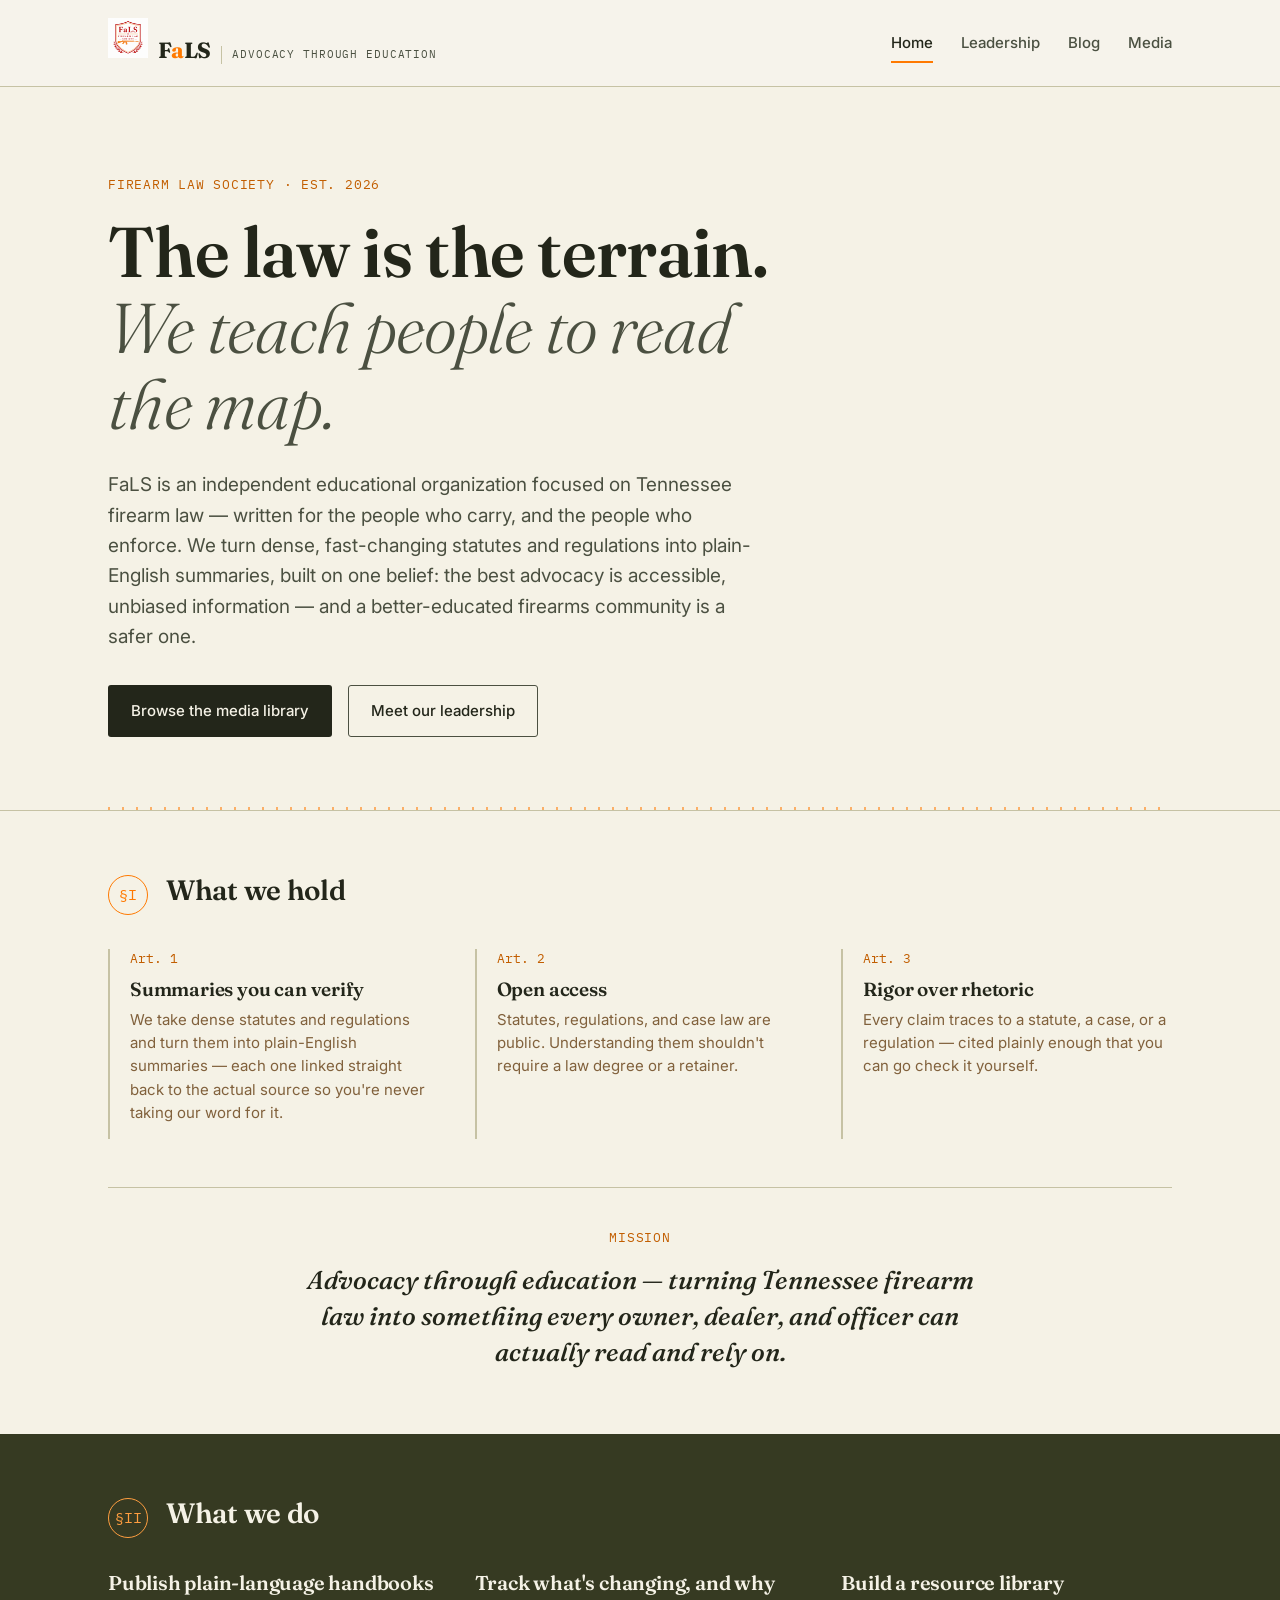
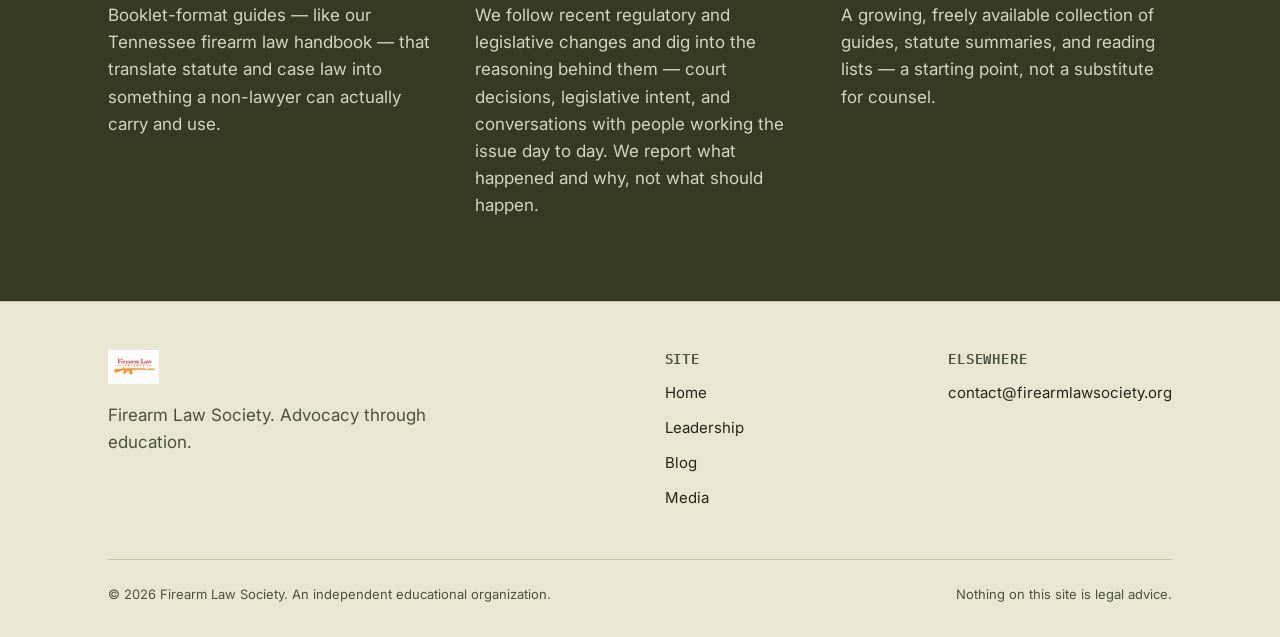
<file: index.html>
<!DOCTYPE html>
<html lang="en">
<head>
<meta charset="UTF-8">
<meta name="viewport" content="width=device-width, initial-scale=1.0">
<title>Firearm Law Society — Advocacy through Education</title>
<meta name="description" content="Firearm Law Society (FaLS) is an independent educational organization advancing public literacy in firearms law, NFA regulation, and Second Amendment doctrine.">
<link rel="stylesheet" href="styles.css">
</head>
<body>

<header class="site">
  <div class="nav">
    <a class="wordmark" href="index.html">
      <img src="fals-crest.png" class="logo-mark" alt="FaLS crest logo">
      <span class="fals">F<em>a</em>LS</span>
      <span class="tag">Advocacy through Education</span>
    </a>
    <button class="navtoggle" aria-label="Toggle menu">☰</button>
    <nav class="links">
      <a href="index.html" class="active">Home</a>
      <a href="leadership.html">Leadership</a>
      <a href="blog.html">Blog</a>
      <a href="media.html">Media</a>
    </nav>
  </div>
</header>

<section class="hero">
  <div class="wrap">
    <span class="mark">Firearm Law Society · Est. 2026</span>
    <h1>The law is the terrain.<br><span class="thin">We teach people to read the map.</span></h1>
    <p class="lede">FaLS is an independent educational organization focused on Tennessee firearm law — written for the people who carry, and the people who enforce. We turn dense, fast-changing statutes and regulations into plain-English summaries, built on one belief: the best advocacy is accessible, unbiased information — and a better-educated firearms community is a safer one.</p>
    <div class="actions">
      <a class="btn primary" href="media.html">Browse the media library</a>
      <a class="btn ghost" href="leadership.html">Meet our leadership</a>
    </div>
  </div>
</section>

<div class="wrap"><div class="divider-rifling"></div></div>

<section class="statute">
  <div class="wrap">
    <div class="statute-head">
      <span class="num">§I</span>
      <h2>What we hold</h2>
    </div>
    <div class="grid3">
      <div class="article reveal">
        <span class="roman">Art. 1</span>
        <h3>Summaries you can verify</h3>
        <p>We take dense statutes and regulations and turn them into plain-English summaries — each one linked straight back to the actual source so you're never taking our word for it.</p>
      </div>
      <div class="article reveal">
        <span class="roman">Art. 2</span>
        <h3>Open access</h3>
        <p>Statutes, regulations, and case law are public. Understanding them shouldn't require a law degree or a retainer.</p>
      </div>
      <div class="article reveal">
        <span class="roman">Art. 3</span>
        <h3>Rigor over rhetoric</h3>
        <p>Every claim traces to a statute, a case, or a regulation — cited plainly enough that you can go check it yourself.</p>
      </div>
    </div>
    <div class="mission-statement reveal">
      <span class="mark">Mission</span>
      <p>Advocacy through education — turning Tennessee firearm law into something every owner, dealer, and officer can actually read and rely on.</p>
    </div>
  </div>
</section>

<section class="statute dark">
  <div class="wrap">
    <div class="statute-head">
      <span class="num">§II</span>
      <h2>What we do</h2>
    </div>
    <div class="grid3">
      <div class="reveal">
        <h3 style="font-size:20px;">Publish plain-language handbooks</h3>
        <p>Booklet-format guides — like our Tennessee firearm law handbook — that translate statute and case law into something a non-lawyer can actually carry and use.</p>
      </div>
      <div class="reveal">
        <h3 style="font-size:20px;">Track what's changing, and why</h3>
        <p>We follow recent regulatory and legislative changes and dig into the reasoning behind them — court decisions, legislative intent, and conversations with people working the issue day to day. We report what happened and why, not what should happen.</p>
      </div>
      <div class="reveal">
        <h3 style="font-size:20px;">Build a resource library</h3>
        <p>A growing, freely available collection of guides, statute summaries, and reading lists — a starting point, not a substitute for counsel.</p>
      </div>
    </div>
  </div>
</section>

<footer class="site">
  <div class="wrap">
    <div class="foot-grid">
      <div>
        <img src="fals-wordmark.png" alt="Firearm Law Society" style="height:34px; width:auto;">
        <p style="margin-top:10px; max-width:32ch;">Firearm Law Society. Advocacy through education.</p>
      </div>
      <div>
        <h4>Site</h4>
        <ul>
          <li><a href="index.html">Home</a></li>
          <li><a href="leadership.html">Leadership</a></li>
          <li><a href="blog.html">Blog</a></li>
          <li><a href="media.html">Media</a></li>
        </ul>
      </div>
      <div>
        <h4>Elsewhere</h4>
        <ul>
          <li><a href="mailto:contact@firearmlawsociety.org">contact@firearmlawsociety.org</a></li>
        </ul>
      </div>
    </div>
    <div class="foot-bottom">
      <span>© 2026 Firearm Law Society. An independent educational organization.</span>
      <span>Nothing on this site is legal advice.</span>
    </div>
  </div>
</footer>

<script src="script.js"></script>
</body>
</html>
</file>
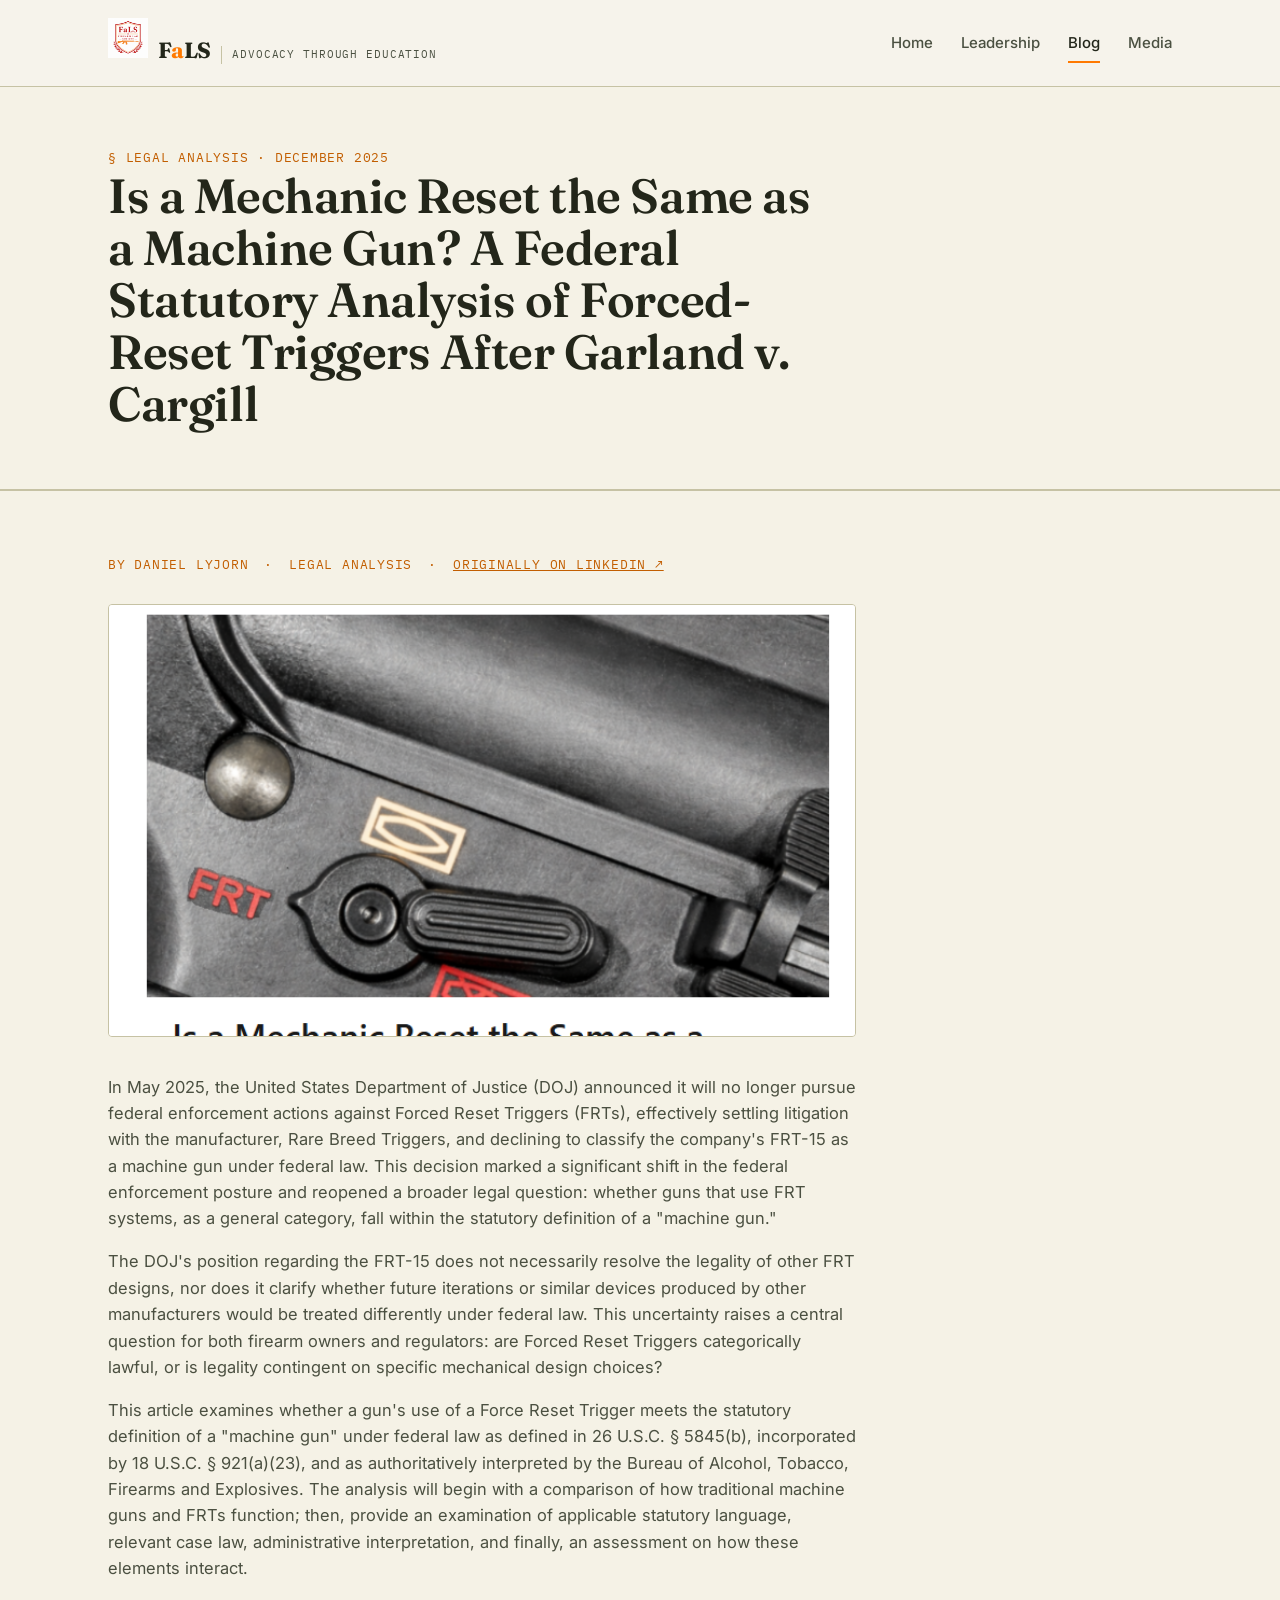
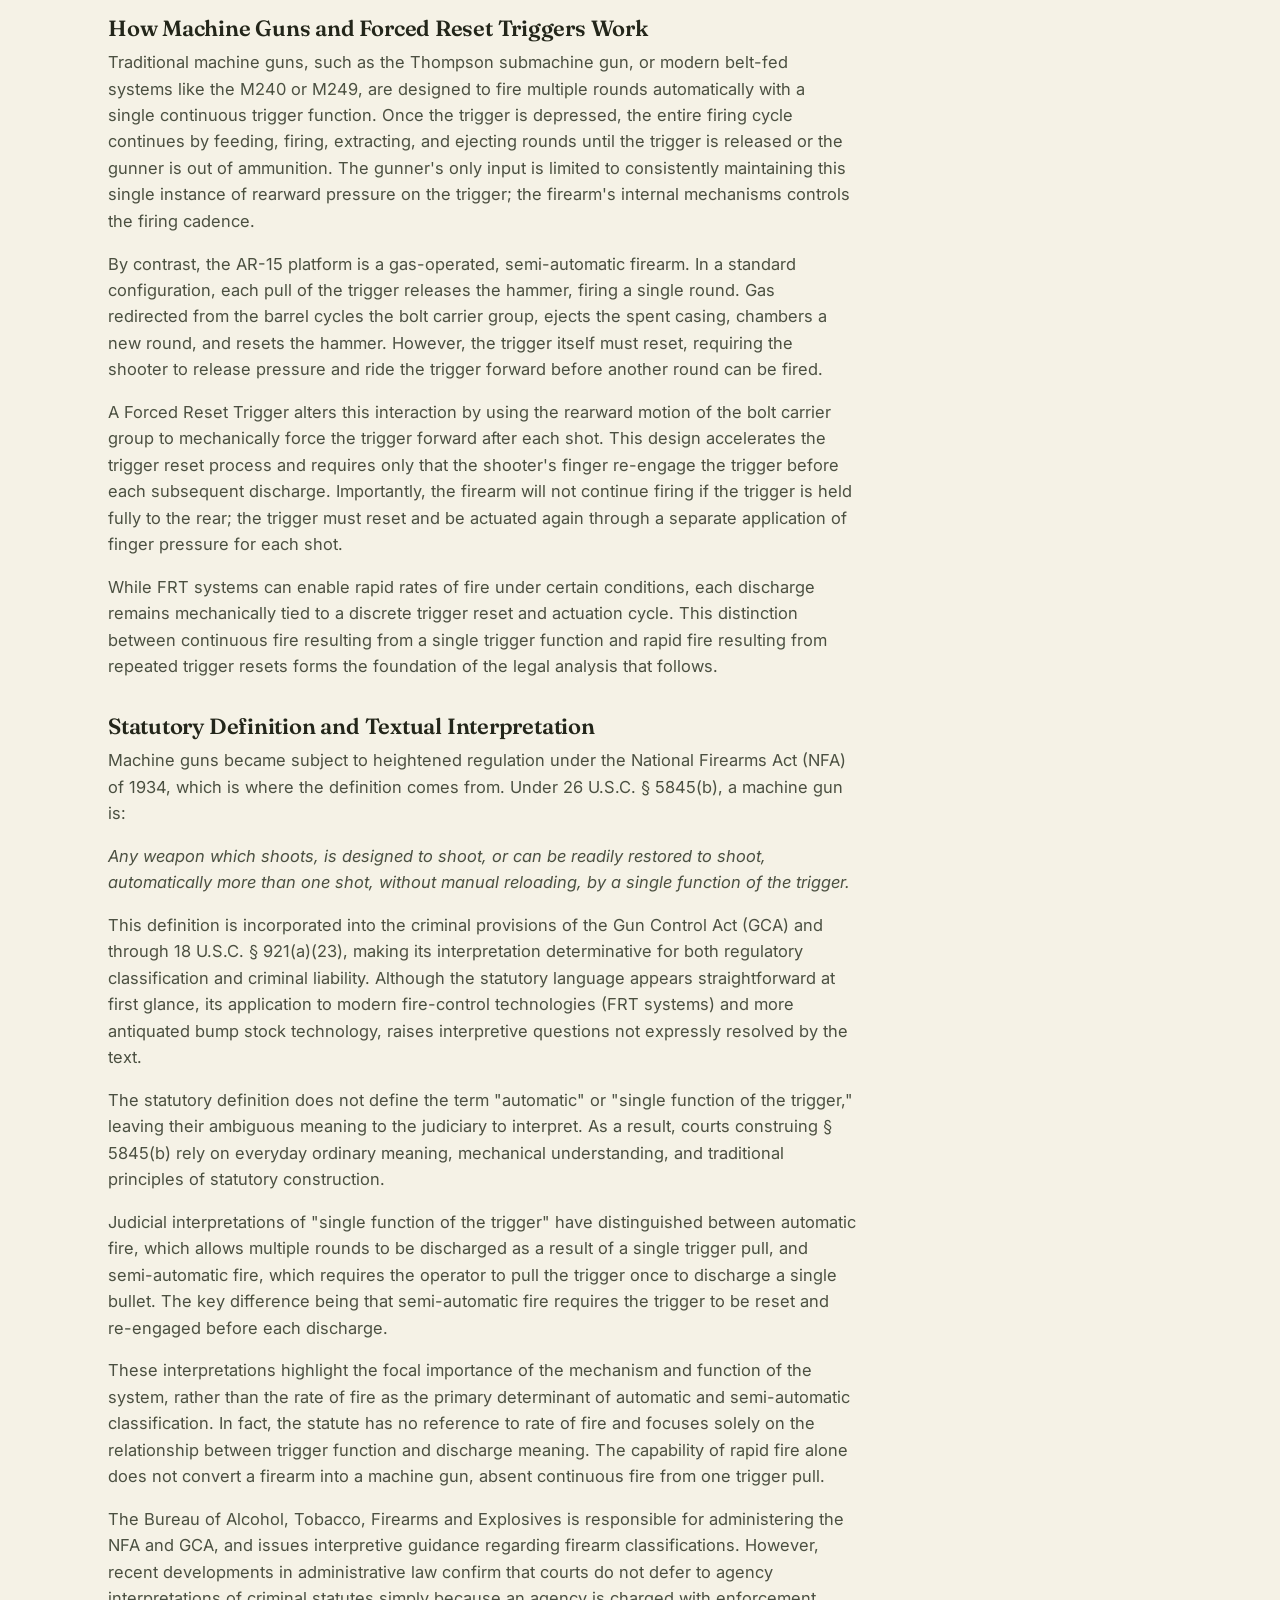
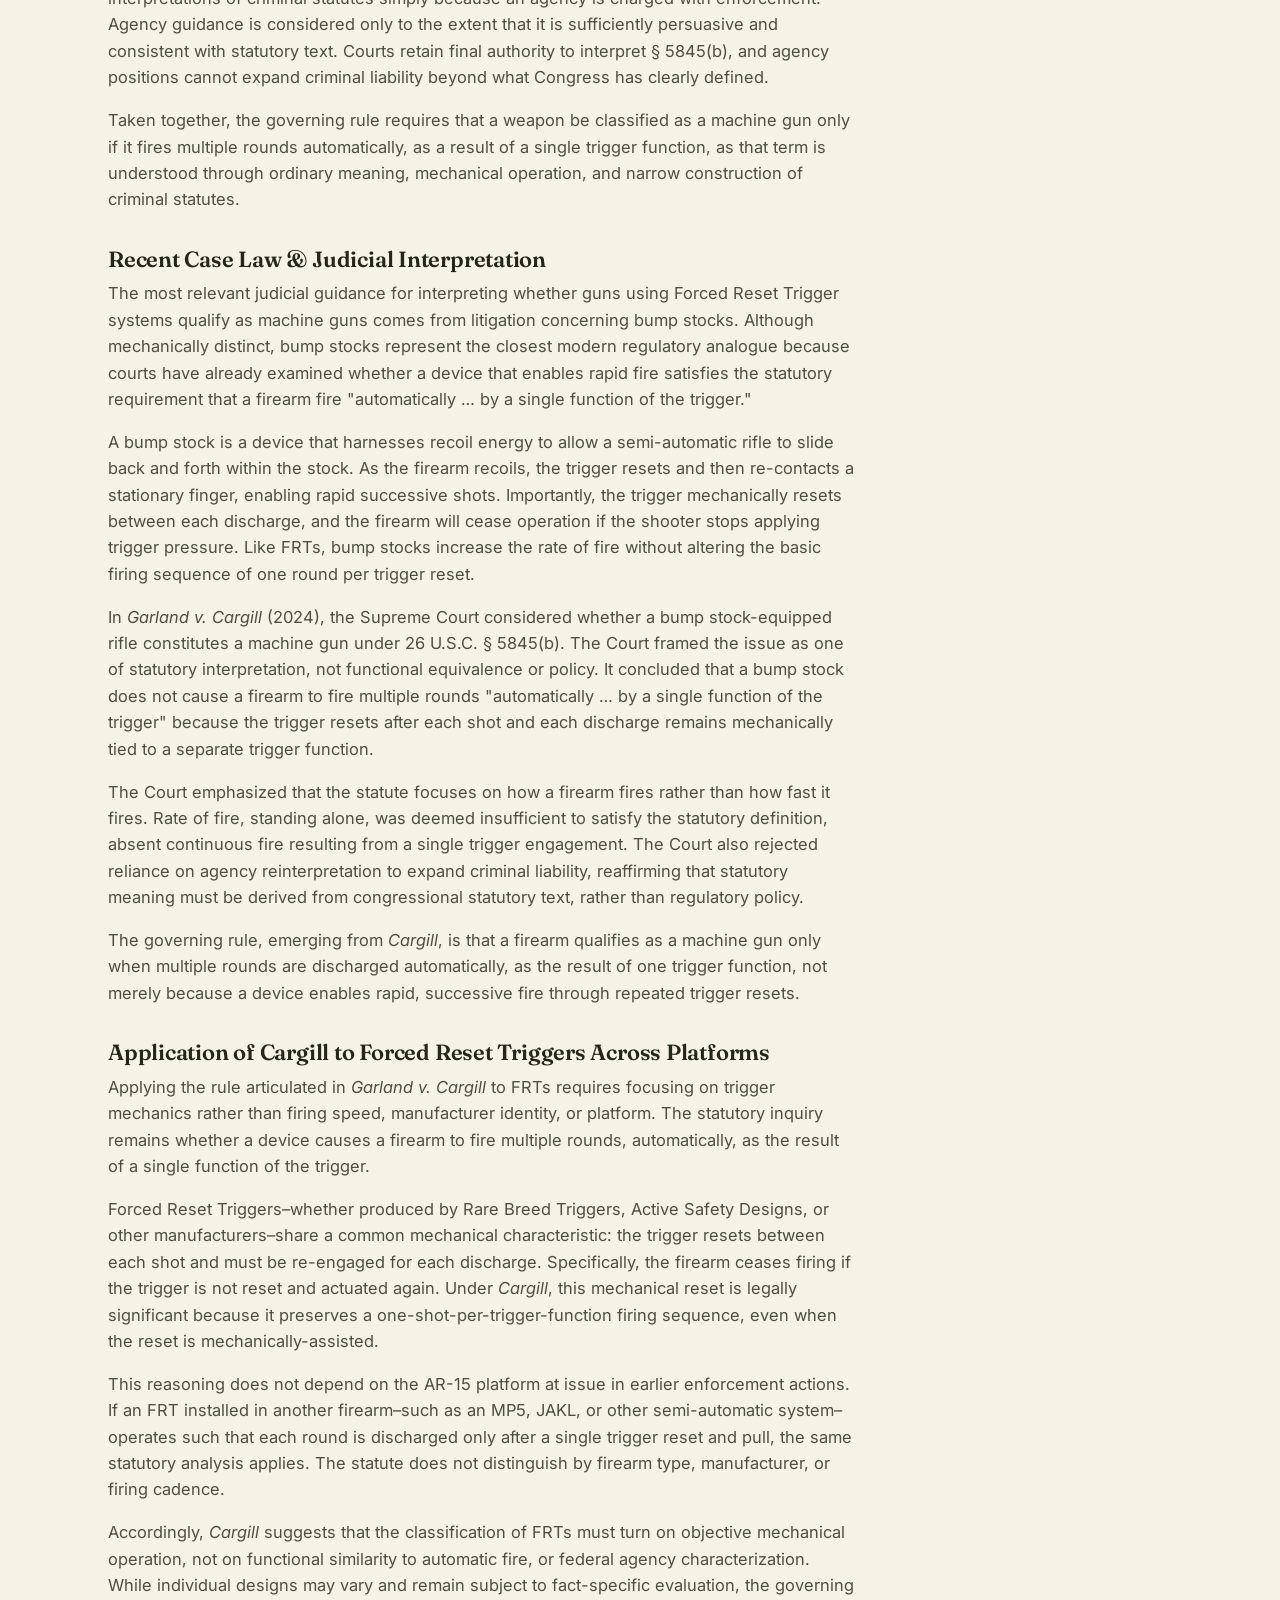
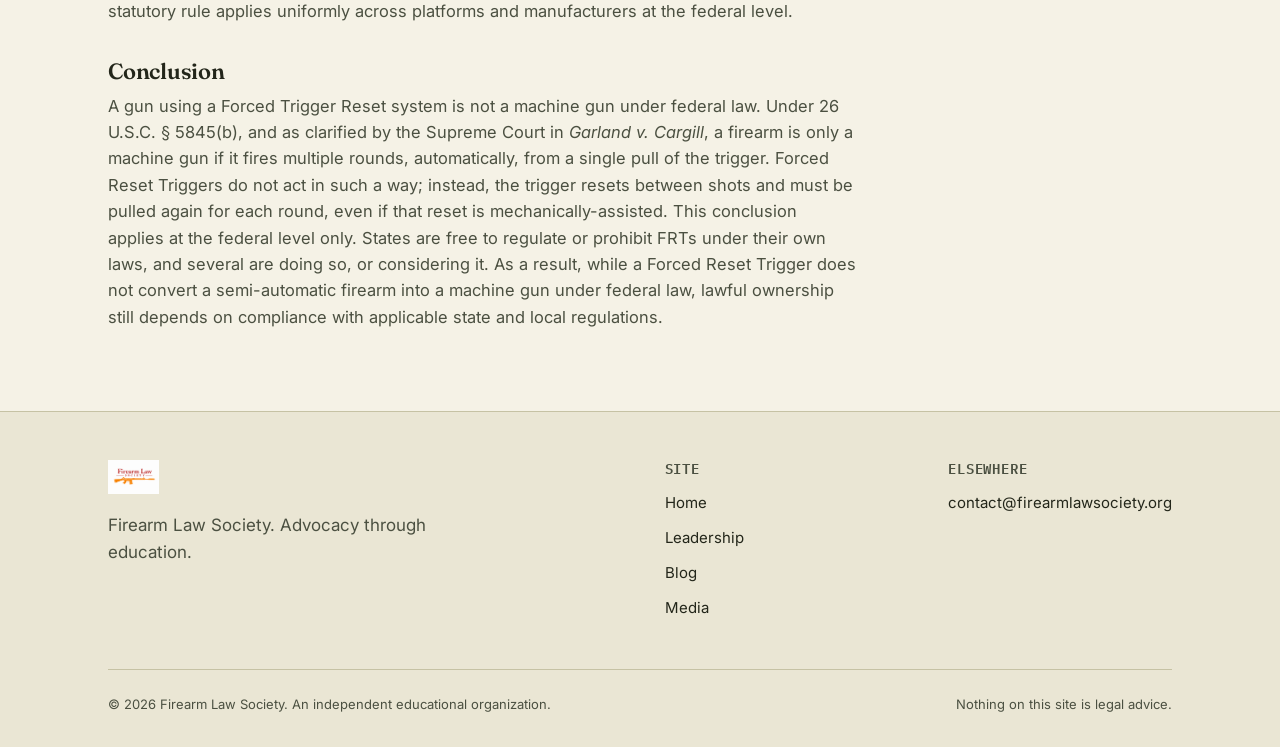
<file: blog-frt-machine-gun.html>
<!DOCTYPE html>
<html lang="en">
<head>
<meta charset="UTF-8">
<meta name="viewport" content="width=device-width, initial-scale=1.0">
<title>Is a Mechanic Reset the Same as a Machine Gun? — Firearm Law Society</title>
<link rel="stylesheet" href="styles.css">
</head>
<body>

<header class="site">
  <div class="nav">
    <a class="wordmark" href="index.html">
      <img src="fals-crest.png" class="logo-mark" alt="FaLS crest logo">
      <span class="fals">F<em>a</em>LS</span>
      <span class="tag">Advocacy through Education</span>
    </a>
    <button class="navtoggle" aria-label="Toggle menu">☰</button>
    <nav class="links">
      <a href="index.html">Home</a>
      <a href="leadership.html">Leadership</a>
      <a href="blog.html" class="active">Blog</a>
      <a href="media.html">Media</a>
    </nav>
  </div>
</header>

<section class="pagehero">
  <div class="wrap">
    <span class="mark">§ Legal Analysis · December 2025</span>
    <h1>Is a Mechanic Reset the Same as a Machine Gun? A Federal Statutory Analysis of Forced-Reset Triggers After Garland v. Cargill</h1>
  </div>
</section>

<section class="statute">
  <div class="wrap">
    <div class="post-meta">
      <span class="mark">By Daniel Lyjorn</span>
      <span class="mark">·</span>
      <span class="mark">Legal analysis</span>
      <span class="mark">·</span>
      <a class="mark" href="https://www.linkedin.com/posts/daniel-lyjorn-3b9649283_over-the-past-few-months-ive-seen-a-lot-activity-7410845826773590016-mZXx" target="_blank" rel="noopener" style="text-decoration:underline;">Originally on LinkedIn ↗</a>
    </div>
    <div class="post-body reveal">
      <img src="frt-header.png" alt="Forced Reset Trigger installed on an AR-15 lower receiver" style="width:100%; border:1px solid var(--rule); border-radius:4px; margin-bottom:28px;">

      <p>In May 2025, the United States Department of Justice (DOJ) announced it will no longer pursue federal enforcement actions against Forced Reset Triggers (FRTs), effectively settling litigation with the manufacturer, Rare Breed Triggers, and declining to classify the company's FRT-15 as a machine gun under federal law. This decision marked a significant shift in the federal enforcement posture and reopened a broader legal question: whether guns that use FRT systems, as a general category, fall within the statutory definition of a "machine gun."</p>

      <p>The DOJ's position regarding the FRT-15 does not necessarily resolve the legality of other FRT designs, nor does it clarify whether future iterations or similar devices produced by other manufacturers would be treated differently under federal law. This uncertainty raises a central question for both firearm owners and regulators: are Forced Reset Triggers categorically lawful, or is legality contingent on specific mechanical design choices?</p>

      <p>This article examines whether a gun's use of a Force Reset Trigger meets the statutory definition of a "machine gun" under federal law as defined in 26 U.S.C. § 5845(b), incorporated by 18 U.S.C. § 921(a)(23), and as authoritatively interpreted by the Bureau of Alcohol, Tobacco, Firearms and Explosives. The analysis will begin with a comparison of how traditional machine guns and FRTs function; then, provide an examination of applicable statutory language, relevant case law, administrative interpretation, and finally, an assessment on how these elements interact.</p>

      <h2>How Machine Guns and Forced Reset Triggers Work</h2>
      <p>Traditional machine guns, such as the Thompson submachine gun, or modern belt-fed systems like the M240 or M249, are designed to fire multiple rounds automatically with a single continuous trigger function. Once the trigger is depressed, the entire firing cycle continues by feeding, firing, extracting, and ejecting rounds until the trigger is released or the gunner is out of ammunition. The gunner's only input is limited to consistently maintaining this single instance of rearward pressure on the trigger; the firearm's internal mechanisms controls the firing cadence.</p>
      <p>By contrast, the AR-15 platform is a gas-operated, semi-automatic firearm. In a standard configuration, each pull of the trigger releases the hammer, firing a single round. Gas redirected from the barrel cycles the bolt carrier group, ejects the spent casing, chambers a new round, and resets the hammer. However, the trigger itself must reset, requiring the shooter to release pressure and ride the trigger forward before another round can be fired.</p>
      <p>A Forced Reset Trigger alters this interaction by using the rearward motion of the bolt carrier group to mechanically force the trigger forward after each shot. This design accelerates the trigger reset process and requires only that the shooter's finger re-engage the trigger before each subsequent discharge. Importantly, the firearm will not continue firing if the trigger is held fully to the rear; the trigger must reset and be actuated again through a separate application of finger pressure for each shot.</p>
      <p>While FRT systems can enable rapid rates of fire under certain conditions, each discharge remains mechanically tied to a discrete trigger reset and actuation cycle. This distinction between continuous fire resulting from a single trigger function and rapid fire resulting from repeated trigger resets forms the foundation of the legal analysis that follows.</p>

      <h2>Statutory Definition and Textual Interpretation</h2>
      <p>Machine guns became subject to heightened regulation under the National Firearms Act (NFA) of 1934, which is where the definition comes from. Under 26 U.S.C. § 5845(b), a machine gun is:</p>
      <p><em>Any weapon which shoots, is designed to shoot, or can be readily restored to shoot, automatically more than one shot, without manual reloading, by a single function of the trigger.</em></p>
      <p>This definition is incorporated into the criminal provisions of the Gun Control Act (GCA) and through 18 U.S.C. § 921(a)(23), making its interpretation determinative for both regulatory classification and criminal liability. Although the statutory language appears straightforward at first glance, its application to modern fire-control technologies (FRT systems) and more antiquated bump stock technology, raises interpretive questions not expressly resolved by the text.</p>
      <p>The statutory definition does not define the term "automatic" or "single function of the trigger," leaving their ambiguous meaning to the judiciary to interpret. As a result, courts construing § 5845(b) rely on everyday ordinary meaning, mechanical understanding, and traditional principles of statutory construction.</p>
      <p>Judicial interpretations of "single function of the trigger" have distinguished between automatic fire, which allows multiple rounds to be discharged as a result of a single trigger pull, and semi-automatic fire, which requires the operator to pull the trigger once to discharge a single bullet. The key difference being that semi-automatic fire requires the trigger to be reset and re-engaged before each discharge.</p>
      <p>These interpretations highlight the focal importance of the mechanism and function of the system, rather than the rate of fire as the primary determinant of automatic and semi-automatic classification. In fact, the statute has no reference to rate of fire and focuses solely on the relationship between trigger function and discharge meaning. The capability of rapid fire alone does not convert a firearm into a machine gun, absent continuous fire from one trigger pull.</p>
      <p>The Bureau of Alcohol, Tobacco, Firearms and Explosives is responsible for administering the NFA and GCA, and issues interpretive guidance regarding firearm classifications. However, recent developments in administrative law confirm that courts do not defer to agency interpretations of criminal statutes simply because an agency is charged with enforcement. Agency guidance is considered only to the extent that it is sufficiently persuasive and consistent with statutory text. Courts retain final authority to interpret § 5845(b), and agency positions cannot expand criminal liability beyond what Congress has clearly defined.</p>
      <p>Taken together, the governing rule requires that a weapon be classified as a machine gun only if it fires multiple rounds automatically, as a result of a single trigger function, as that term is understood through ordinary meaning, mechanical operation, and narrow construction of criminal statutes.</p>

      <h2>Recent Case Law &amp; Judicial Interpretation</h2>
      <p>The most relevant judicial guidance for interpreting whether guns using Forced Reset Trigger systems qualify as machine guns comes from litigation concerning bump stocks. Although mechanically distinct, bump stocks represent the closest modern regulatory analogue because courts have already examined whether a device that enables rapid fire satisfies the statutory requirement that a firearm fire "automatically … by a single function of the trigger."</p>
      <p>A bump stock is a device that harnesses recoil energy to allow a semi-automatic rifle to slide back and forth within the stock. As the firearm recoils, the trigger resets and then re-contacts a stationary finger, enabling rapid successive shots. Importantly, the trigger mechanically resets between each discharge, and the firearm will cease operation if the shooter stops applying trigger pressure. Like FRTs, bump stocks increase the rate of fire without altering the basic firing sequence of one round per trigger reset.</p>
      <p>In <em>Garland v. Cargill</em> (2024), the Supreme Court considered whether a bump stock-equipped rifle constitutes a machine gun under 26 U.S.C. § 5845(b). The Court framed the issue as one of statutory interpretation, not functional equivalence or policy. It concluded that a bump stock does not cause a firearm to fire multiple rounds "automatically … by a single function of the trigger" because the trigger resets after each shot and each discharge remains mechanically tied to a separate trigger function.</p>
      <p>The Court emphasized that the statute focuses on how a firearm fires rather than how fast it fires. Rate of fire, standing alone, was deemed insufficient to satisfy the statutory definition, absent continuous fire resulting from a single trigger engagement. The Court also rejected reliance on agency reinterpretation to expand criminal liability, reaffirming that statutory meaning must be derived from congressional statutory text, rather than regulatory policy.</p>
      <p>The governing rule, emerging from <em>Cargill</em>, is that a firearm qualifies as a machine gun only when multiple rounds are discharged automatically, as the result of one trigger function, not merely because a device enables rapid, successive fire through repeated trigger resets.</p>

      <h2>Application of Cargill to Forced Reset Triggers Across Platforms</h2>
      <p>Applying the rule articulated in <em>Garland v. Cargill</em> to FRTs requires focusing on trigger mechanics rather than firing speed, manufacturer identity, or platform. The statutory inquiry remains whether a device causes a firearm to fire multiple rounds, automatically, as the result of a single function of the trigger.</p>
      <p>Forced Reset Triggers–whether produced by Rare Breed Triggers, Active Safety Designs, or other manufacturers–share a common mechanical characteristic: the trigger resets between each shot and must be re-engaged for each discharge. Specifically, the firearm ceases firing if the trigger is not reset and actuated again. Under <em>Cargill</em>, this mechanical reset is legally significant because it preserves a one-shot-per-trigger-function firing sequence, even when the reset is mechanically-assisted.</p>
      <p>This reasoning does not depend on the AR-15 platform at issue in earlier enforcement actions. If an FRT installed in another firearm–such as an MP5, JAKL, or other semi-automatic system–operates such that each round is discharged only after a single trigger reset and pull, the same statutory analysis applies. The statute does not distinguish by firearm type, manufacturer, or firing cadence.</p>
      <p>Accordingly, <em>Cargill</em> suggests that the classification of FRTs must turn on objective mechanical operation, not on functional similarity to automatic fire, or federal agency characterization. While individual designs may vary and remain subject to fact-specific evaluation, the governing statutory rule applies uniformly across platforms and manufacturers at the federal level.</p>

      <h2>Conclusion</h2>
      <p>A gun using a Forced Trigger Reset system is not a machine gun under federal law. Under 26 U.S.C. § 5845(b), and as clarified by the Supreme Court in <em>Garland v. Cargill</em>, a firearm is only a machine gun if it fires multiple rounds, automatically, from a single pull of the trigger. Forced Reset Triggers do not act in such a way; instead, the trigger resets between shots and must be pulled again for each round, even if that reset is mechanically-assisted. This conclusion applies at the federal level only. States are free to regulate or prohibit FRTs under their own laws, and several are doing so, or considering it. As a result, while a Forced Reset Trigger does not convert a semi-automatic firearm into a machine gun under federal law, lawful ownership still depends on compliance with applicable state and local regulations.</p>
    </div>
  </div>
</section>

<footer class="site">
  <div class="wrap">
    <div class="foot-grid">
      <div>
        <img src="fals-wordmark.png" alt="Firearm Law Society" style="height:34px; width:auto;">
        <p style="margin-top:10px; max-width:32ch;">Firearm Law Society. Advocacy through education.</p>
      </div>
      <div>
        <h4>Site</h4>
        <ul>
          <li><a href="index.html">Home</a></li>
          <li><a href="leadership.html">Leadership</a></li>
          <li><a href="blog.html">Blog</a></li>
          <li><a href="media.html">Media</a></li>
        </ul>
      </div>
      <div>
        <h4>Elsewhere</h4>
        <ul>
          <li><a href="mailto:contact@firearmlawsociety.org">contact@firearmlawsociety.org</a></li>
        </ul>
      </div>
    </div>
    <div class="foot-bottom">
      <span>© 2026 Firearm Law Society. An independent educational organization.</span>
      <span>Nothing on this site is legal advice.</span>
    </div>
  </div>
</footer>

<script src="script.js"></script>
</body>
</html>
</file>
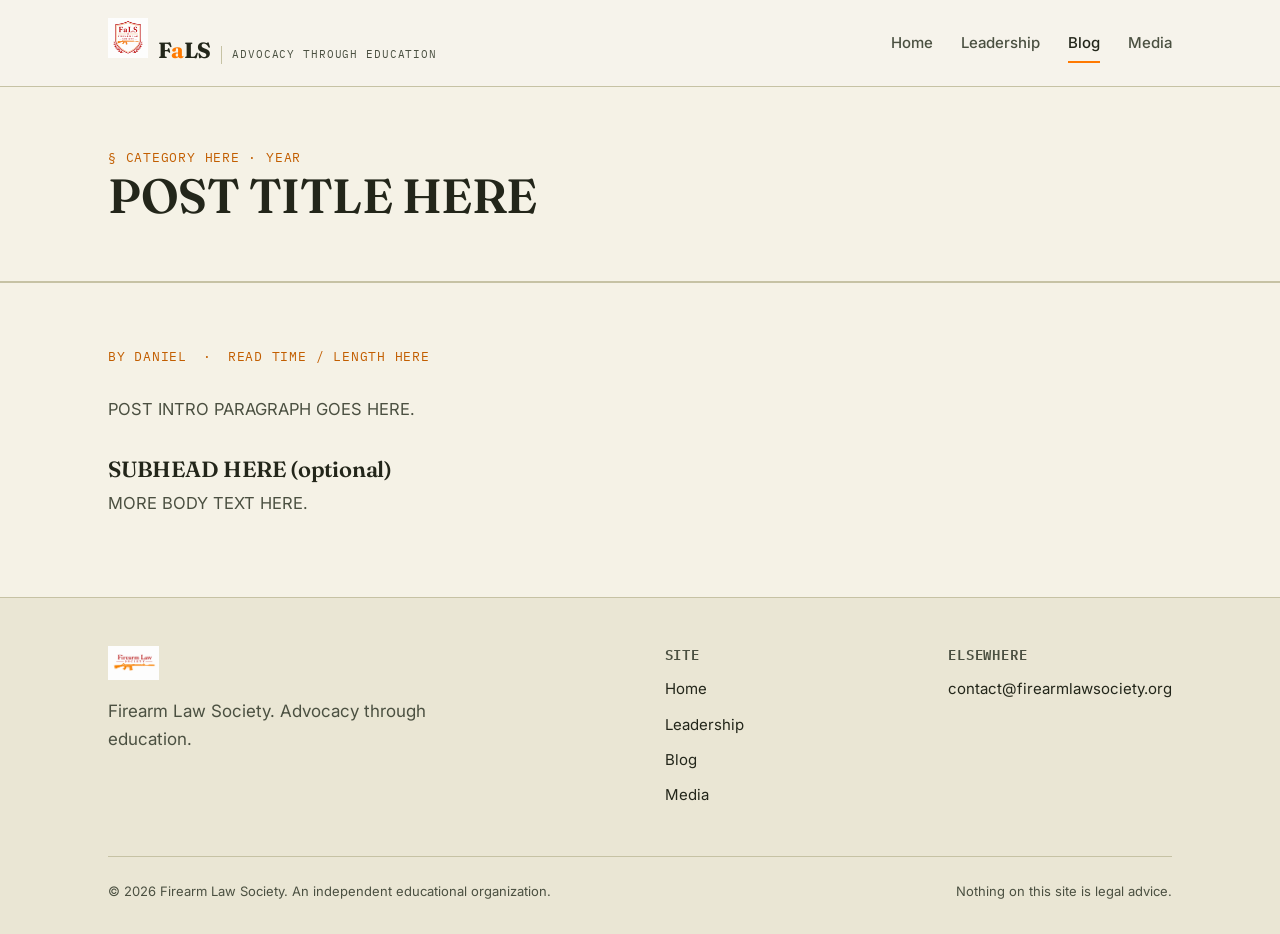
<file: blog-post-template.html>
<!DOCTYPE html>
<html lang="en">
<head>
<meta charset="UTF-8">
<meta name="viewport" content="width=device-width, initial-scale=1.0">
<title>POST TITLE HERE — Firearm Law Society</title>
<link rel="stylesheet" href="styles.css">
</head>
<body>

<header class="site">
  <div class="nav">
    <a class="wordmark" href="index.html">
      <img src="fals-crest.png" class="logo-mark" alt="FaLS crest logo">
      <span class="fals">F<em>a</em>LS</span>
      <span class="tag">Advocacy through Education</span>
    </a>
    <button class="navtoggle" aria-label="Toggle menu">☰</button>
    <nav class="links">
      <a href="index.html">Home</a>
      <a href="leadership.html">Leadership</a>
      <a href="blog.html" class="active">Blog</a>
      <a href="media.html">Media</a>
    </nav>
  </div>
</header>

<section class="pagehero">
  <div class="wrap">
    <span class="mark">§ CATEGORY HERE · YEAR</span>
    <h1>POST TITLE HERE</h1>
  </div>
</section>

<section class="statute">
  <div class="wrap">
    <div class="post-meta">
      <span class="mark">By Daniel</span>
      <span class="mark">·</span>
      <span class="mark">READ TIME / LENGTH HERE</span>
    </div>
    <div class="post-body reveal">
      <p>POST INTRO PARAGRAPH GOES HERE.</p>

      <h2>SUBHEAD HERE (optional)</h2>
      <p>MORE BODY TEXT HERE.</p>

      <!-- If linking a PDF instead of/in addition to inline text, uncomment: -->
      <!-- <a class="btn primary" href="files/YOUR-FILE.pdf">Download full paper (PDF) →</a> -->
    </div>
  </div>
</section>

<footer class="site">
  <div class="wrap">
    <div class="foot-grid">
      <div>
        <img src="fals-wordmark.png" alt="Firearm Law Society" style="height:34px; width:auto;">
        <p style="margin-top:10px; max-width:32ch;">Firearm Law Society. Advocacy through education.</p>
      </div>
      <div>
        <h4>Site</h4>
        <ul>
          <li><a href="index.html">Home</a></li>
          <li><a href="leadership.html">Leadership</a></li>
          <li><a href="blog.html">Blog</a></li>
          <li><a href="media.html">Media</a></li>
        </ul>
      </div>
      <div>
        <h4>Elsewhere</h4>
        <ul>
          <li><a href="mailto:contact@firearmlawsociety.org">contact@firearmlawsociety.org</a></li>
        </ul>
      </div>
    </div>
    <div class="foot-bottom">
      <span>© 2026 Firearm Law Society. An independent educational organization.</span>
      <span>Nothing on this site is legal advice.</span>
    </div>
  </div>
</footer>

<script src="script.js"></script>
</body>
</html>
</file>
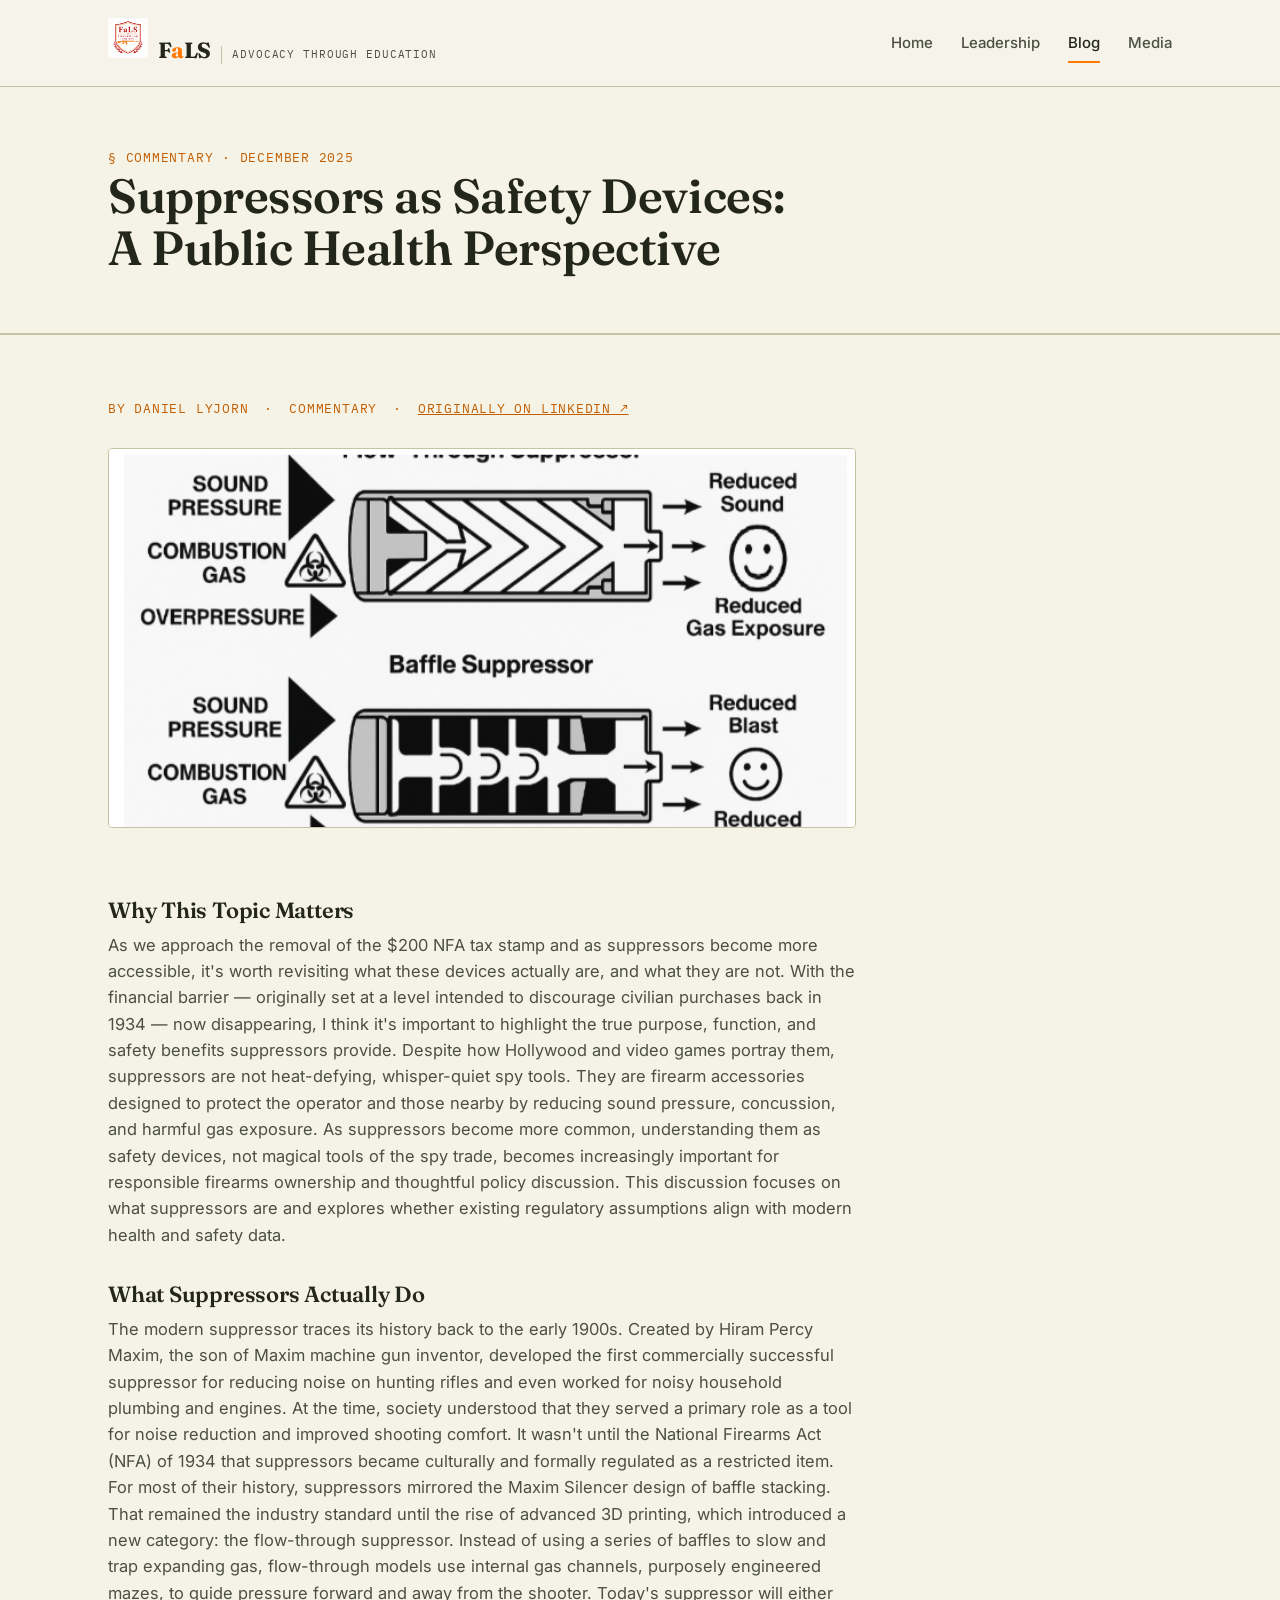
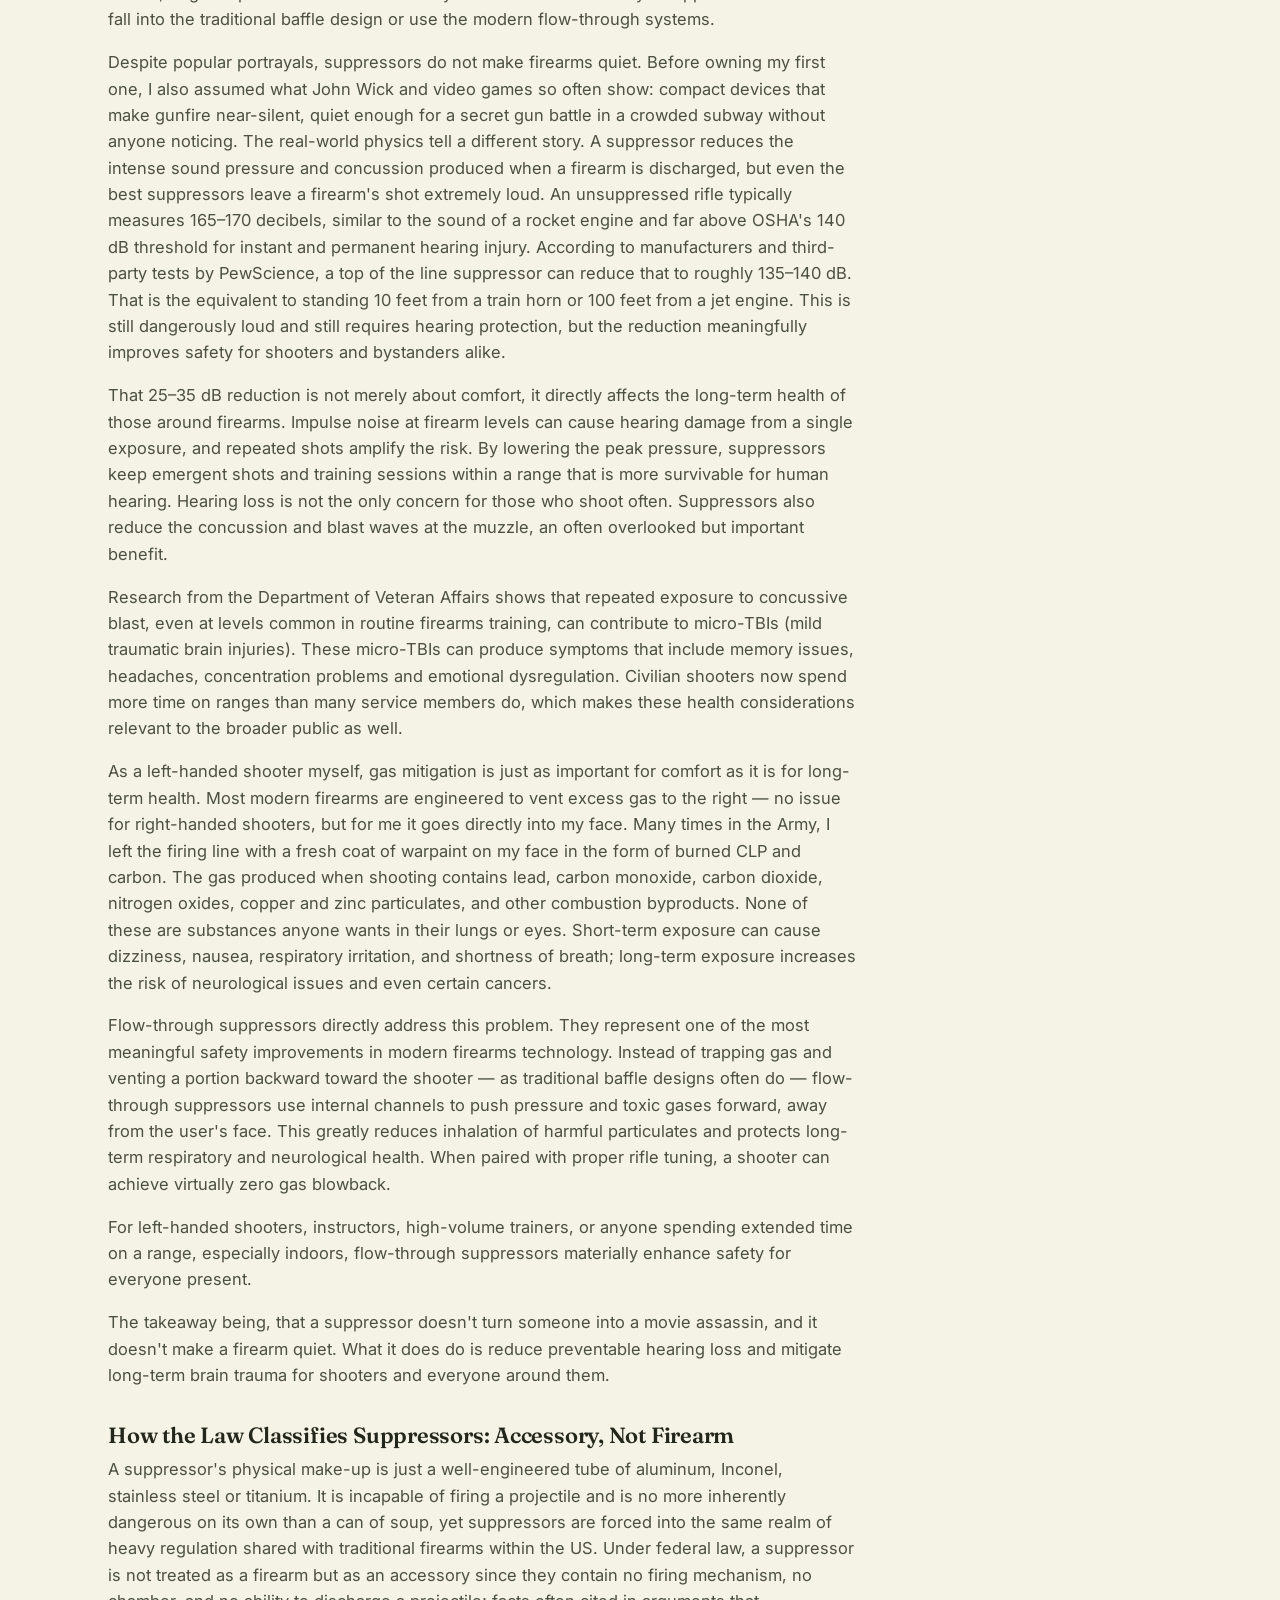
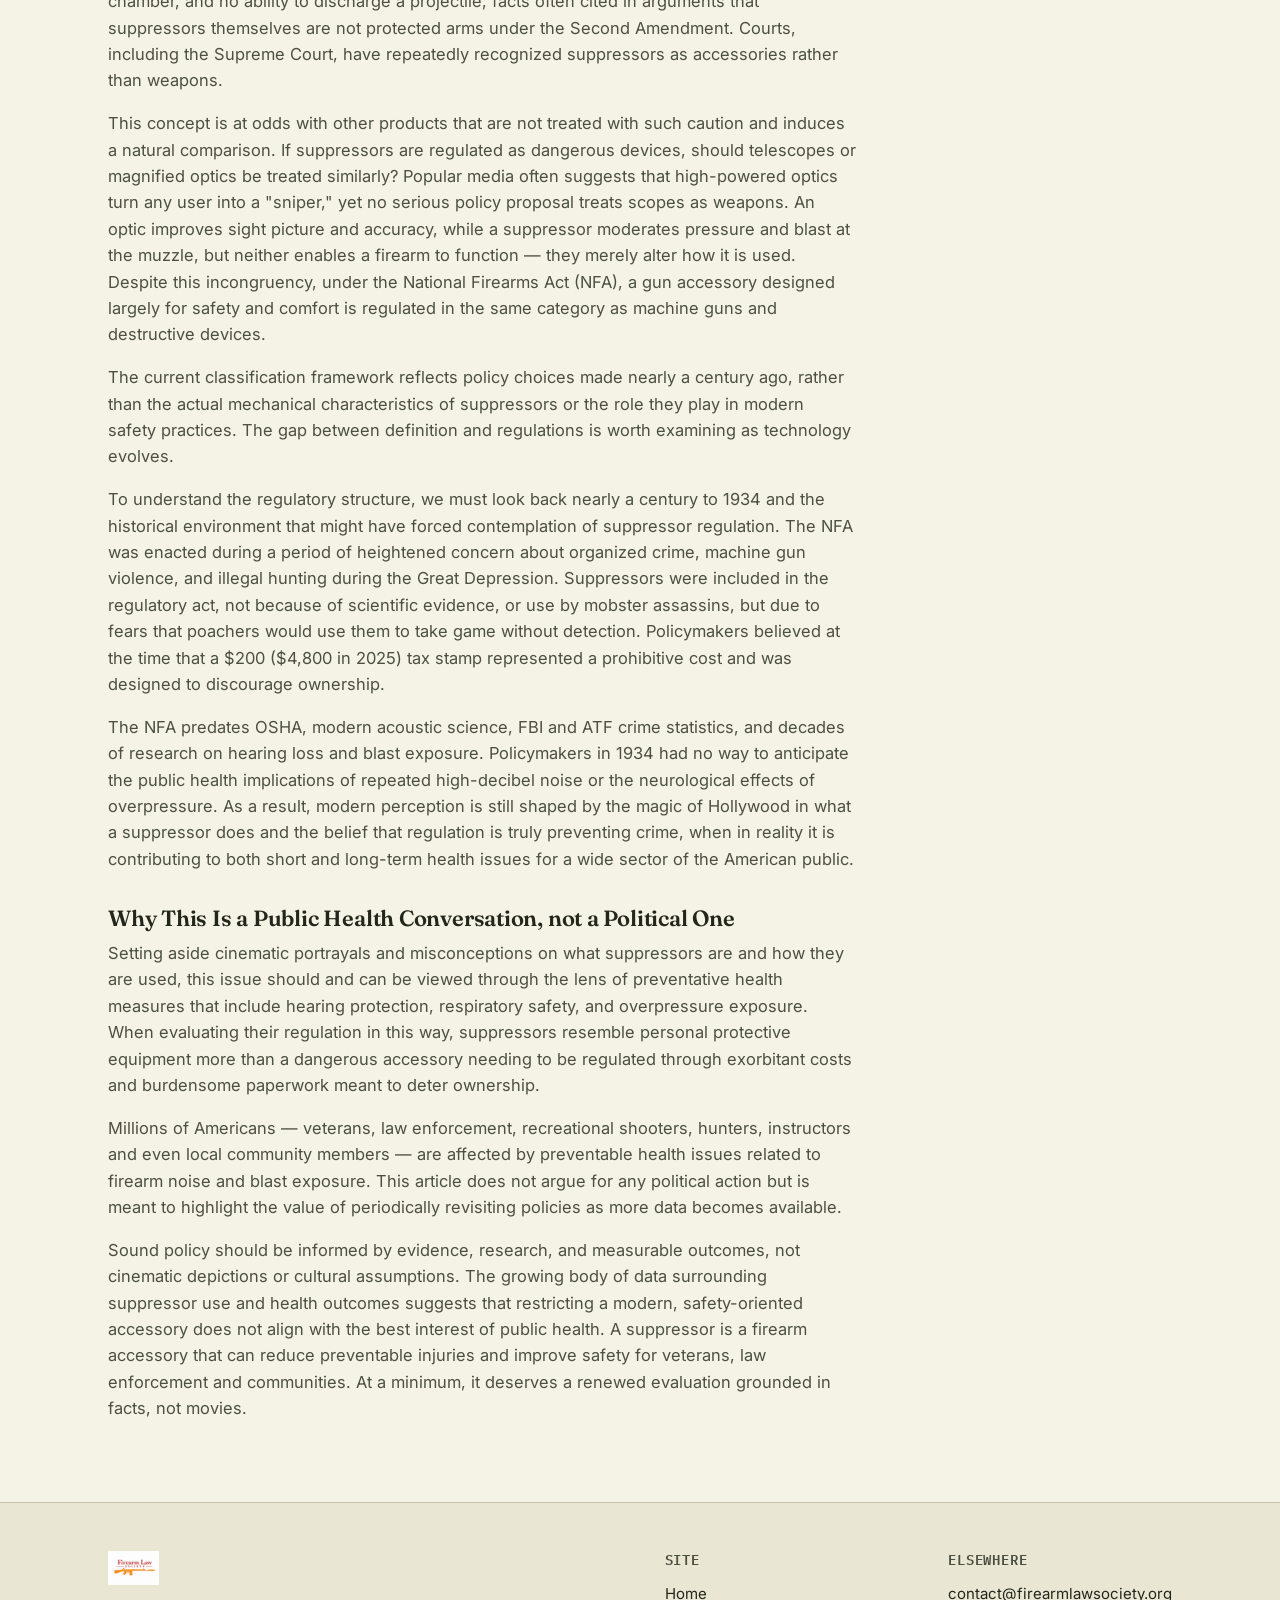
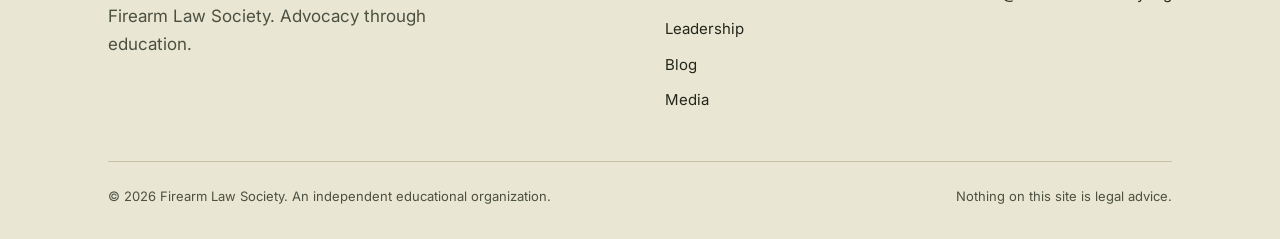
<file: blog-suppressors-safety.html>
<!DOCTYPE html>
<html lang="en">
<head>
<meta charset="UTF-8">
<meta name="viewport" content="width=device-width, initial-scale=1.0">
<title>Suppressors as Safety Devices: A Public Health Perspective — Firearm Law Society</title>
<link rel="stylesheet" href="styles.css">
</head>
<body>

<header class="site">
  <div class="nav">
    <a class="wordmark" href="index.html">
      <img src="fals-crest.png" class="logo-mark" alt="FaLS crest logo">
      <span class="fals">F<em>a</em>LS</span>
      <span class="tag">Advocacy through Education</span>
    </a>
    <button class="navtoggle" aria-label="Toggle menu">☰</button>
    <nav class="links">
      <a href="index.html">Home</a>
      <a href="leadership.html">Leadership</a>
      <a href="blog.html" class="active">Blog</a>
      <a href="media.html">Media</a>
    </nav>
  </div>
</header>

<section class="pagehero">
  <div class="wrap">
    <span class="mark">§ Commentary · December 2025</span>
    <h1>Suppressors as Safety Devices: A Public Health Perspective</h1>
  </div>
</section>

<section class="statute">
  <div class="wrap">
    <div class="post-meta">
      <span class="mark">By Daniel Lyjorn</span>
      <span class="mark">·</span>
      <span class="mark">Commentary</span>
      <span class="mark">·</span>
      <a class="mark" href="https://www.linkedin.com/posts/daniel-lyjorn-3b9649283_as-suppressors-become-more-accessible-it-activity-7407064870791114752-zUA0" target="_blank" rel="noopener" style="text-decoration:underline;">Originally on LinkedIn ↗</a>
    </div>
    <div class="post-body reveal">
      <img src="suppressor-header.png" alt="Diagram comparing flow-through and baffle suppressor designs" style="width:100%; border:1px solid var(--rule); border-radius:4px; margin-bottom:28px;">

      <h2>Why This Topic Matters</h2>
      <p>As we approach the removal of the $200 NFA tax stamp and as suppressors become more accessible, it's worth revisiting what these devices actually are, and what they are not. With the financial barrier — originally set at a level intended to discourage civilian purchases back in 1934 — now disappearing, I think it's important to highlight the true purpose, function, and safety benefits suppressors provide. Despite how Hollywood and video games portray them, suppressors are not heat-defying, whisper-quiet spy tools. They are firearm accessories designed to protect the operator and those nearby by reducing sound pressure, concussion, and harmful gas exposure. As suppressors become more common, understanding them as safety devices, not magical tools of the spy trade, becomes increasingly important for responsible firearms ownership and thoughtful policy discussion. This discussion focuses on what suppressors are and explores whether existing regulatory assumptions align with modern health and safety data.</p>

      <h2>What Suppressors Actually Do</h2>
      <p>The modern suppressor traces its history back to the early 1900s. Created by Hiram Percy Maxim, the son of Maxim machine gun inventor, developed the first commercially successful suppressor for reducing noise on hunting rifles and even worked for noisy household plumbing and engines. At the time, society understood that they served a primary role as a tool for noise reduction and improved shooting comfort. It wasn't until the National Firearms Act (NFA) of 1934 that suppressors became culturally and formally regulated as a restricted item. For most of their history, suppressors mirrored the Maxim Silencer design of baffle stacking. That remained the industry standard until the rise of advanced 3D printing, which introduced a new category: the flow-through suppressor. Instead of using a series of baffles to slow and trap expanding gas, flow-through models use internal gas channels, purposely engineered mazes, to guide pressure forward and away from the shooter. Today's suppressor will either fall into the traditional baffle design or use the modern flow-through systems.</p>
      <p>Despite popular portrayals, suppressors do not make firearms quiet. Before owning my first one, I also assumed what John Wick and video games so often show: compact devices that make gunfire near-silent, quiet enough for a secret gun battle in a crowded subway without anyone noticing. The real-world physics tell a different story. A suppressor reduces the intense sound pressure and concussion produced when a firearm is discharged, but even the best suppressors leave a firearm's shot extremely loud. An unsuppressed rifle typically measures 165–170 decibels, similar to the sound of a rocket engine and far above OSHA's 140 dB threshold for instant and permanent hearing injury. According to manufacturers and third-party tests by PewScience, a top of the line suppressor can reduce that to roughly 135–140 dB. That is the equivalent to standing 10 feet from a train horn or 100 feet from a jet engine. This is still dangerously loud and still requires hearing protection, but the reduction meaningfully improves safety for shooters and bystanders alike.</p>
      <p>That 25–35 dB reduction is not merely about comfort, it directly affects the long-term health of those around firearms. Impulse noise at firearm levels can cause hearing damage from a single exposure, and repeated shots amplify the risk. By lowering the peak pressure, suppressors keep emergent shots and training sessions within a range that is more survivable for human hearing. Hearing loss is not the only concern for those who shoot often. Suppressors also reduce the concussion and blast waves at the muzzle, an often overlooked but important benefit.</p>
      <p>Research from the Department of Veteran Affairs shows that repeated exposure to concussive blast, even at levels common in routine firearms training, can contribute to micro-TBIs (mild traumatic brain injuries). These micro-TBIs can produce symptoms that include memory issues, headaches, concentration problems and emotional dysregulation. Civilian shooters now spend more time on ranges than many service members do, which makes these health considerations relevant to the broader public as well.</p>
      <p>As a left-handed shooter myself, gas mitigation is just as important for comfort as it is for long-term health. Most modern firearms are engineered to vent excess gas to the right — no issue for right-handed shooters, but for me it goes directly into my face. Many times in the Army, I left the firing line with a fresh coat of warpaint on my face in the form of burned CLP and carbon. The gas produced when shooting contains lead, carbon monoxide, carbon dioxide, nitrogen oxides, copper and zinc particulates, and other combustion byproducts. None of these are substances anyone wants in their lungs or eyes. Short-term exposure can cause dizziness, nausea, respiratory irritation, and shortness of breath; long-term exposure increases the risk of neurological issues and even certain cancers.</p>
      <p>Flow-through suppressors directly address this problem. They represent one of the most meaningful safety improvements in modern firearms technology. Instead of trapping gas and venting a portion backward toward the shooter — as traditional baffle designs often do — flow-through suppressors use internal channels to push pressure and toxic gases forward, away from the user's face. This greatly reduces inhalation of harmful particulates and protects long-term respiratory and neurological health. When paired with proper rifle tuning, a shooter can achieve virtually zero gas blowback.</p>
      <p>For left-handed shooters, instructors, high-volume trainers, or anyone spending extended time on a range, especially indoors, flow-through suppressors materially enhance safety for everyone present.</p>
      <p>The takeaway being, that a suppressor doesn't turn someone into a movie assassin, and it doesn't make a firearm quiet. What it does do is reduce preventable hearing loss and mitigate long-term brain trauma for shooters and everyone around them.</p>

      <h2>How the Law Classifies Suppressors: Accessory, Not Firearm</h2>
      <p>A suppressor's physical make-up is just a well-engineered tube of aluminum, Inconel, stainless steel or titanium. It is incapable of firing a projectile and is no more inherently dangerous on its own than a can of soup, yet suppressors are forced into the same realm of heavy regulation shared with traditional firearms within the US. Under federal law, a suppressor is not treated as a firearm but as an accessory since they contain no firing mechanism, no chamber, and no ability to discharge a projectile; facts often cited in arguments that suppressors themselves are not protected arms under the Second Amendment. Courts, including the Supreme Court, have repeatedly recognized suppressors as accessories rather than weapons.</p>
      <p>This concept is at odds with other products that are not treated with such caution and induces a natural comparison. If suppressors are regulated as dangerous devices, should telescopes or magnified optics be treated similarly? Popular media often suggests that high-powered optics turn any user into a "sniper," yet no serious policy proposal treats scopes as weapons. An optic improves sight picture and accuracy, while a suppressor moderates pressure and blast at the muzzle, but neither enables a firearm to function — they merely alter how it is used. Despite this incongruency, under the National Firearms Act (NFA), a gun accessory designed largely for safety and comfort is regulated in the same category as machine guns and destructive devices.</p>
      <p>The current classification framework reflects policy choices made nearly a century ago, rather than the actual mechanical characteristics of suppressors or the role they play in modern safety practices. The gap between definition and regulations is worth examining as technology evolves.</p>
      <p>To understand the regulatory structure, we must look back nearly a century to 1934 and the historical environment that might have forced contemplation of suppressor regulation. The NFA was enacted during a period of heightened concern about organized crime, machine gun violence, and illegal hunting during the Great Depression. Suppressors were included in the regulatory act, not because of scientific evidence, or use by mobster assassins, but due to fears that poachers would use them to take game without detection. Policymakers believed at the time that a $200 ($4,800 in 2025) tax stamp represented a prohibitive cost and was designed to discourage ownership.</p>
      <p>The NFA predates OSHA, modern acoustic science, FBI and ATF crime statistics, and decades of research on hearing loss and blast exposure. Policymakers in 1934 had no way to anticipate the public health implications of repeated high-decibel noise or the neurological effects of overpressure. As a result, modern perception is still shaped by the magic of Hollywood in what a suppressor does and the belief that regulation is truly preventing crime, when in reality it is contributing to both short and long-term health issues for a wide sector of the American public.</p>

      <h2>Why This Is a Public Health Conversation, not a Political One</h2>
      <p>Setting aside cinematic portrayals and misconceptions on what suppressors are and how they are used, this issue should and can be viewed through the lens of preventative health measures that include hearing protection, respiratory safety, and overpressure exposure. When evaluating their regulation in this way, suppressors resemble personal protective equipment more than a dangerous accessory needing to be regulated through exorbitant costs and burdensome paperwork meant to deter ownership.</p>
      <p>Millions of Americans — veterans, law enforcement, recreational shooters, hunters, instructors and even local community members — are affected by preventable health issues related to firearm noise and blast exposure. This article does not argue for any political action but is meant to highlight the value of periodically revisiting policies as more data becomes available.</p>
      <p>Sound policy should be informed by evidence, research, and measurable outcomes, not cinematic depictions or cultural assumptions. The growing body of data surrounding suppressor use and health outcomes suggests that restricting a modern, safety-oriented accessory does not align with the best interest of public health. A suppressor is a firearm accessory that can reduce preventable injuries and improve safety for veterans, law enforcement and communities. At a minimum, it deserves a renewed evaluation grounded in facts, not movies.</p>
    </div>
  </div>
</section>

<footer class="site">
  <div class="wrap">
    <div class="foot-grid">
      <div>
        <img src="fals-wordmark.png" alt="Firearm Law Society" style="height:34px; width:auto;">
        <p style="margin-top:10px; max-width:32ch;">Firearm Law Society. Advocacy through education.</p>
      </div>
      <div>
        <h4>Site</h4>
        <ul>
          <li><a href="index.html">Home</a></li>
          <li><a href="leadership.html">Leadership</a></li>
          <li><a href="blog.html">Blog</a></li>
          <li><a href="media.html">Media</a></li>
        </ul>
      </div>
      <div>
        <h4>Elsewhere</h4>
        <ul>
          <li><a href="mailto:contact@firearmlawsociety.org">contact@firearmlawsociety.org</a></li>
        </ul>
      </div>
    </div>
    <div class="foot-bottom">
      <span>© 2026 Firearm Law Society. An independent educational organization.</span>
      <span>Nothing on this site is legal advice.</span>
    </div>
  </div>
</footer>

<script src="script.js"></script>
</body>
</html>
</file>
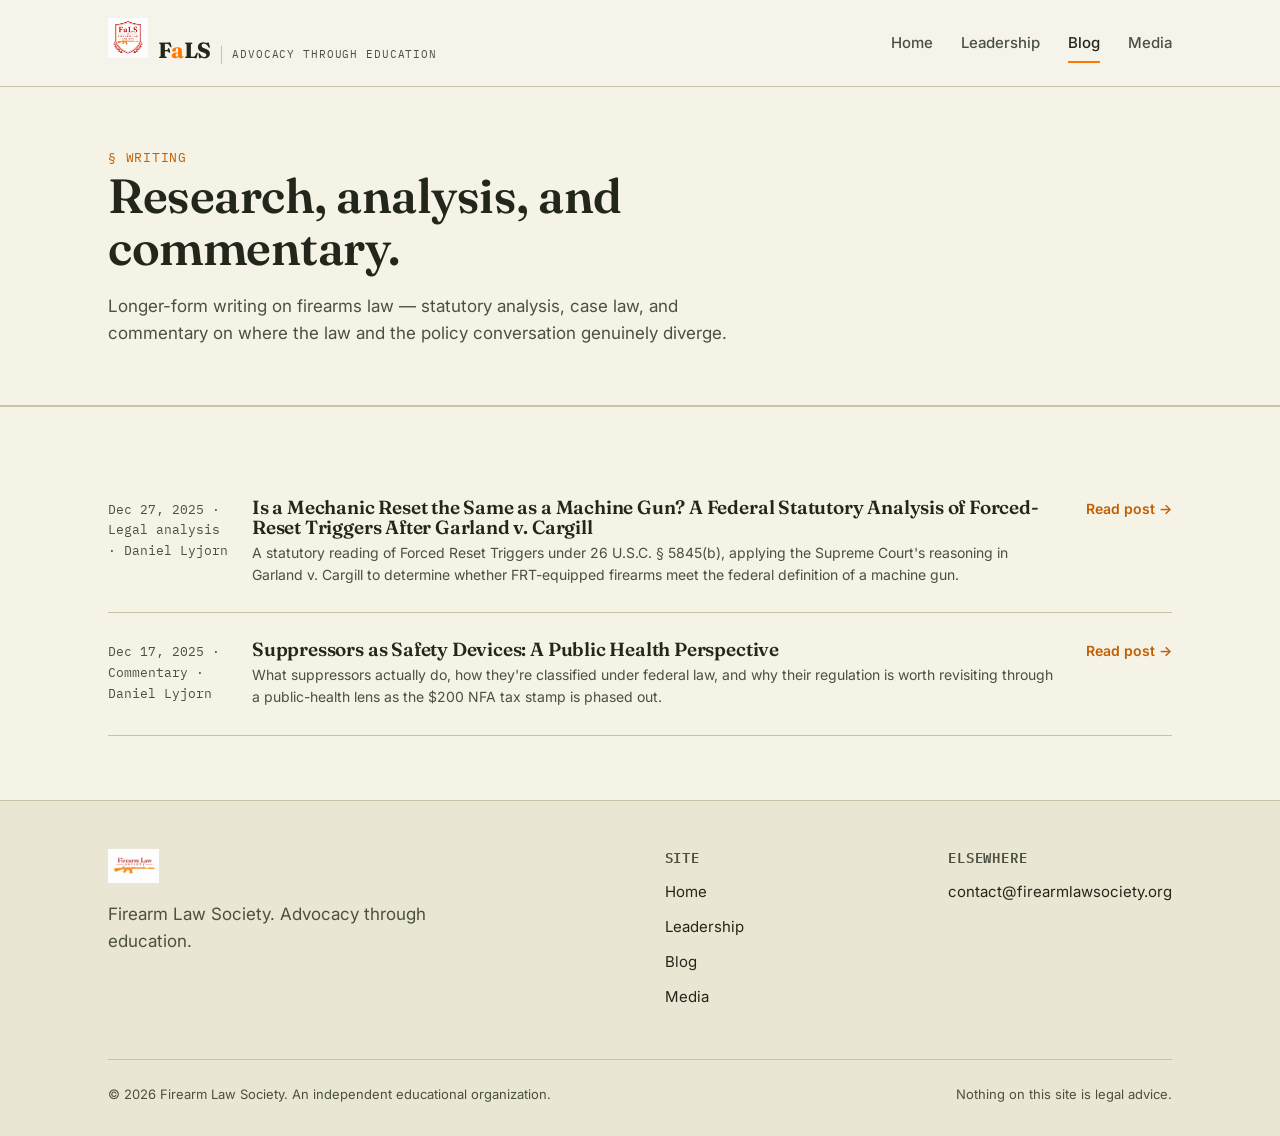
<file: blog.html>
<!DOCTYPE html>
<html lang="en">
<head>
<meta charset="UTF-8">
<meta name="viewport" content="width=device-width, initial-scale=1.0">
<title>Blog — Firearm Law Society</title>
<link rel="stylesheet" href="styles.css">
</head>
<body>

<header class="site">
  <div class="nav">
    <a class="wordmark" href="index.html">
      <img src="fals-crest.png" class="logo-mark" alt="FaLS crest logo">
      <span class="fals">F<em>a</em>LS</span>
      <span class="tag">Advocacy through Education</span>
    </a>
    <button class="navtoggle" aria-label="Toggle menu">☰</button>
    <nav class="links">
      <a href="index.html">Home</a>
      <a href="leadership.html">Leadership</a>
      <a href="blog.html" class="active">Blog</a>
      <a href="media.html">Media</a>
    </nav>
  </div>
</header>

<section class="pagehero">
  <div class="wrap">
    <span class="mark">§ Writing</span>
    <h1>Research, analysis, and commentary.</h1>
    <p class="lede">Longer-form writing on firearms law — statutory analysis, case law, and commentary on where the law and the policy conversation genuinely diverge.</p>
  </div>
</section>

<section class="statute">
  <div class="wrap">
    <div class="postlist">

      <div class="postrow reveal">
        <span class="date">Dec 27, 2025 · Legal analysis · Daniel Lyjorn</span>
        <div>
          <h3>Is a Mechanic Reset the Same as a Machine Gun? A Federal Statutory Analysis of Forced-Reset Triggers After Garland v. Cargill</h3>
          <p>A statutory reading of Forced Reset Triggers under 26 U.S.C. § 5845(b), applying the Supreme Court's reasoning in Garland v. Cargill to determine whether FRT-equipped firearms meet the federal definition of a machine gun.</p>
        </div>
        <a class="readmore" href="blog-frt-machine-gun.html">Read post →</a>
      </div>

      <div class="postrow reveal">
        <span class="date">Dec 17, 2025 · Commentary · Daniel Lyjorn</span>
        <div>
          <h3>Suppressors as Safety Devices: A Public Health Perspective</h3>
          <p>What suppressors actually do, how they're classified under federal law, and why their regulation is worth revisiting through a public-health lens as the $200 NFA tax stamp is phased out.</p>
        </div>
        <a class="readmore" href="blog-suppressors-safety.html">Read post →</a>
      </div>

    </div>
  </div>
</section>

<footer class="site">
  <div class="wrap">
    <div class="foot-grid">
      <div>
        <img src="fals-wordmark.png" alt="Firearm Law Society" style="height:34px; width:auto;">
        <p style="margin-top:10px; max-width:32ch;">Firearm Law Society. Advocacy through education.</p>
      </div>
      <div>
        <h4>Site</h4>
        <ul>
          <li><a href="index.html">Home</a></li>
          <li><a href="leadership.html">Leadership</a></li>
          <li><a href="blog.html">Blog</a></li>
          <li><a href="media.html">Media</a></li>
        </ul>
      </div>
      <div>
        <h4>Elsewhere</h4>
        <ul>
          <li><a href="mailto:contact@firearmlawsociety.org">contact@firearmlawsociety.org</a></li>
        </ul>
      </div>
    </div>
    <div class="foot-bottom">
      <span>© 2026 Firearm Law Society. An independent educational organization.</span>
      <span>Nothing on this site is legal advice.</span>
    </div>
  </div>
</footer>

<script src="script.js"></script>
</body>
</html>
</file>
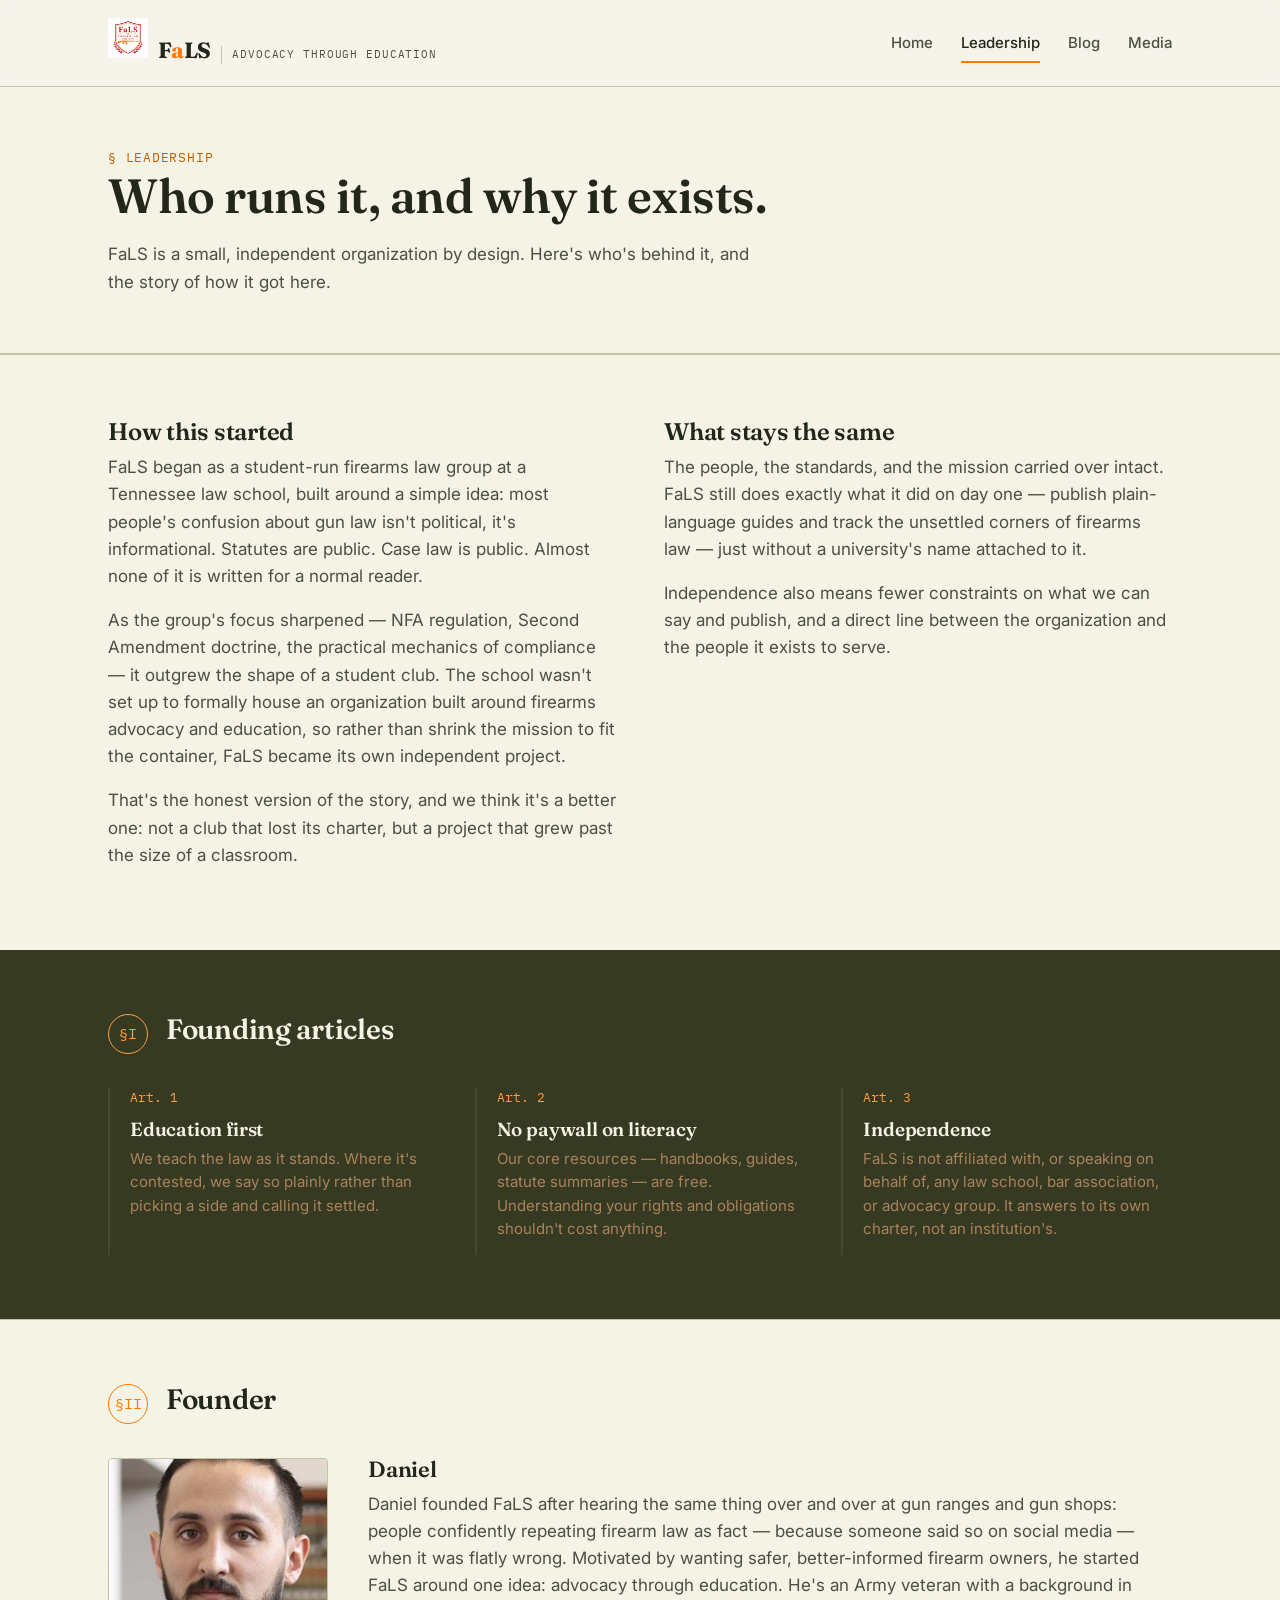
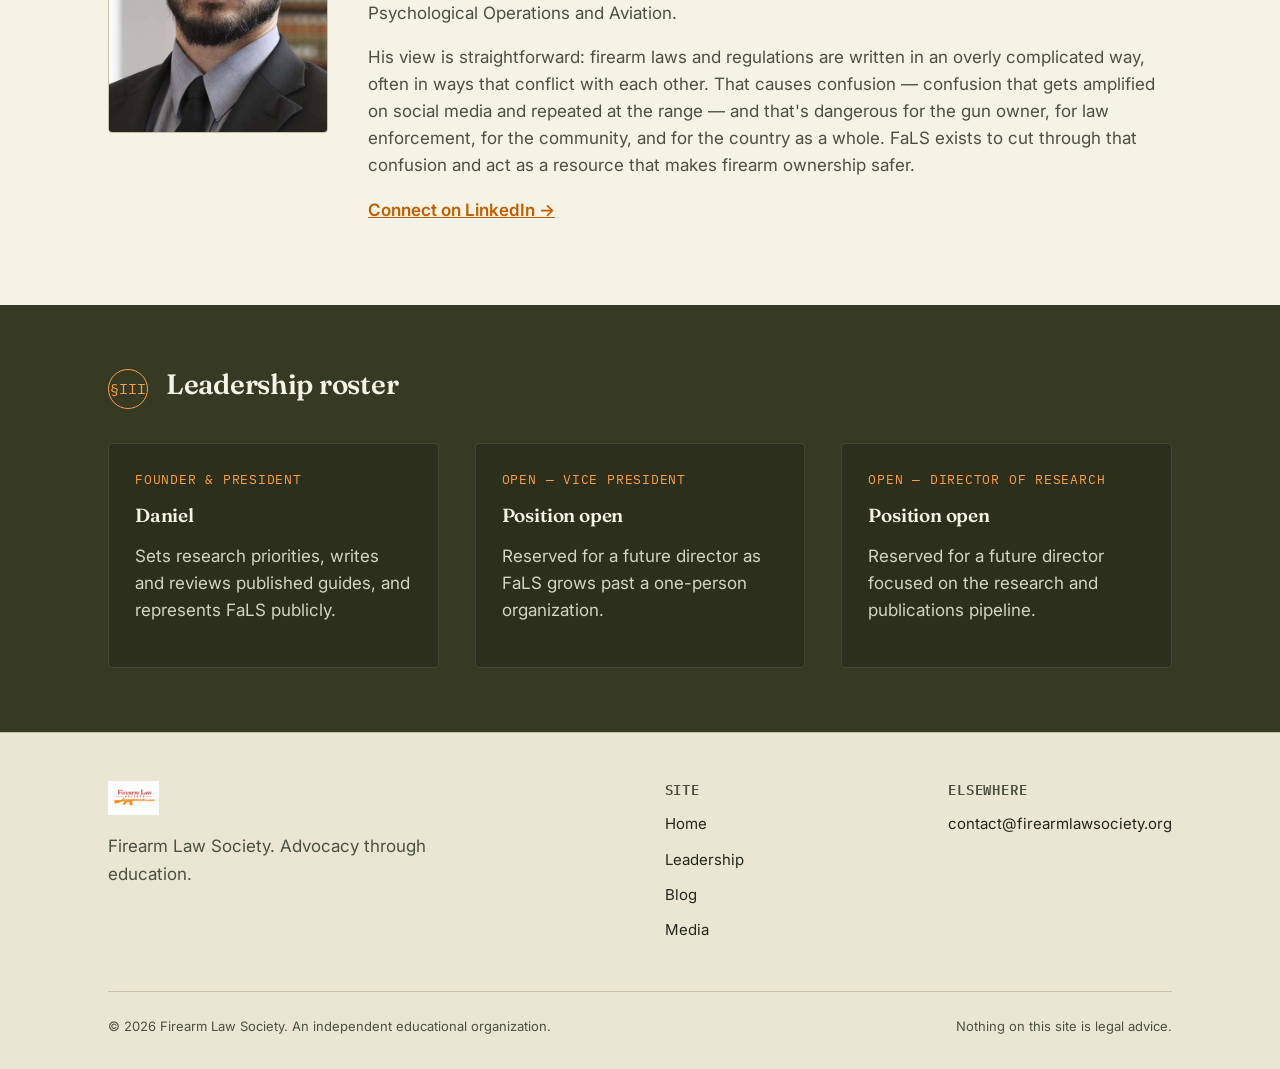
<file: leadership.html>
<!DOCTYPE html>
<html lang="en">
<head>
<meta charset="UTF-8">
<meta name="viewport" content="width=device-width, initial-scale=1.0">
<title>Leadership — Firearm Law Society</title>
<link rel="stylesheet" href="styles.css">
</head>
<body>

<header class="site">
  <div class="nav">
    <a class="wordmark" href="index.html">
      <img src="fals-crest.png" class="logo-mark" alt="FaLS crest logo">
      <span class="fals">F<em>a</em>LS</span>
      <span class="tag">Advocacy through Education</span>
    </a>
    <button class="navtoggle" aria-label="Toggle menu">☰</button>
    <nav class="links">
      <a href="index.html">Home</a>
      <a href="leadership.html" class="active">Leadership</a>
      <a href="blog.html">Blog</a>
      <a href="media.html">Media</a>
    </nav>
  </div>
</header>

<section class="pagehero">
  <div class="wrap">
    <span class="mark">§ Leadership</span>
    <h1>Who runs it, and why it exists.</h1>
    <p class="lede">FaLS is a small, independent organization by design. Here's who's behind it, and the story of how it got here.</p>
  </div>
</section>

<section class="statute">
  <div class="wrap">
    <div class="grid2">
      <div class="reveal">
        <h2 style="font-size:24px;">How this started</h2>
        <p>FaLS began as a student-run firearms law group at a Tennessee law school, built around a simple idea: most people's confusion about gun law isn't political, it's informational. Statutes are public. Case law is public. Almost none of it is written for a normal reader.</p>
        <p>As the group's focus sharpened — NFA regulation, Second Amendment doctrine, the practical mechanics of compliance — it outgrew the shape of a student club. The school wasn't set up to formally house an organization built around firearms advocacy and education, so rather than shrink the mission to fit the container, FaLS became its own independent project.</p>
        <p>That's the honest version of the story, and we think it's a better one: not a club that lost its charter, but a project that grew past the size of a classroom.</p>
      </div>
      <div class="reveal">
        <h2 style="font-size:24px;">What stays the same</h2>
        <p>The people, the standards, and the mission carried over intact. FaLS still does exactly what it did on day one — publish plain-language guides and track the unsettled corners of firearms law — just without a university's name attached to it.</p>
        <p>Independence also means fewer constraints on what we can say and publish, and a direct line between the organization and the people it exists to serve.</p>
      </div>
    </div>
  </div>
</section>

<section class="statute dark">
  <div class="wrap">
    <div class="statute-head">
      <span class="num">§I</span>
      <h2>Founding articles</h2>
    </div>
    <div class="grid3">
      <div class="article reveal">
        <span class="roman">Art. 1</span>
        <h3>Education first</h3>
        <p>We teach the law as it stands. Where it's contested, we say so plainly rather than picking a side and calling it settled.</p>
      </div>
      <div class="article reveal">
        <span class="roman">Art. 2</span>
        <h3>No paywall on literacy</h3>
        <p>Our core resources — handbooks, guides, statute summaries — are free. Understanding your rights and obligations shouldn't cost anything.</p>
      </div>
      <div class="article reveal">
        <span class="roman">Art. 3</span>
        <h3>Independence</h3>
        <p>FaLS is not affiliated with, or speaking on behalf of, any law school, bar association, or advocacy group. It answers to its own charter, not an institution's.</p>
      </div>
    </div>
  </div>
</section>

<section class="statute">
  <div class="wrap">
    <div class="statute-head">
      <span class="num">§II</span>
      <h2>Founder</h2>
    </div>
    <div class="founder reveal">
      <img src="daniel-portrait.jpg" alt="Daniel, Founder of FaLS" style="width:100%; aspect-ratio:4/5; object-fit:cover; border:1px solid var(--rule); border-radius:4px;">
      <div>
        <h3 style="font-size:22px;">Daniel</h3>
        <p>Daniel founded FaLS after hearing the same thing over and over at gun ranges and gun shops: people confidently repeating firearm law as fact — because someone said so on social media — when it was flatly wrong. Motivated by wanting safer, better-informed firearm owners, he started FaLS around one idea: advocacy through education. He's an Army veteran with a background in Psychological Operations and Aviation.</p>
        <p>His view is straightforward: firearm laws and regulations are written in an overly complicated way, often in ways that conflict with each other. That causes confusion — confusion that gets amplified on social media and repeated at the range — and that's dangerous for the gun owner, for law enforcement, for the community, and for the country as a whole. FaLS exists to cut through that confusion and act as a resource that makes firearm ownership safer.</p>
        <p><a href="https://www.linkedin.com/in/daniel-lyjorn-3b9649283" target="_blank" rel="noopener" style="font-weight:600; color:var(--brass-deep);">Connect on LinkedIn →</a></p>
      </div>
    </div>
  </div>
</section>

<section class="statute dark">
  <div class="wrap">
    <div class="statute-head">
      <span class="num">§III</span>
      <h2>Leadership roster</h2>
    </div>
    <div class="grid3">
      <div class="card reveal" style="background:var(--dark-panel); border-color:var(--dark-rule);">
        <span class="mark" style="color:var(--brass-lift);">Founder &amp; President</span>
        <h3 style="color:var(--paper);">Daniel</h3>
        <p style="color:#D3D5C4;">Sets research priorities, writes and reviews published guides, and represents FaLS publicly.</p>
      </div>
      <div class="card reveal" style="background:var(--dark-panel); border-color:var(--dark-rule);">
        <span class="mark" style="color:var(--brass-lift);">Open — Vice President</span>
        <h3 style="color:var(--paper);">Position open</h3>
        <p style="color:#D3D5C4;">Reserved for a future director as FaLS grows past a one-person organization.</p>
      </div>
      <div class="card reveal" style="background:var(--dark-panel); border-color:var(--dark-rule);">
        <span class="mark" style="color:var(--brass-lift);">Open — Director of Research</span>
        <h3 style="color:var(--paper);">Position open</h3>
        <p style="color:#D3D5C4;">Reserved for a future director focused on the research and publications pipeline.</p>
      </div>
    </div>
  </div>
</section>

<footer class="site">
  <div class="wrap">
    <div class="foot-grid">
      <div>
        <img src="fals-wordmark.png" alt="Firearm Law Society" style="height:34px; width:auto;">
        <p style="margin-top:10px; max-width:32ch;">Firearm Law Society. Advocacy through education.</p>
      </div>
      <div>
        <h4>Site</h4>
        <ul>
          <li><a href="index.html">Home</a></li>
          <li><a href="leadership.html">Leadership</a></li>
          <li><a href="blog.html">Blog</a></li>
          <li><a href="media.html">Media</a></li>
        </ul>
      </div>
      <div>
        <h4>Elsewhere</h4>
        <ul>
          <li><a href="mailto:contact@firearmlawsociety.org">contact@firearmlawsociety.org</a></li>
        </ul>
      </div>
    </div>
    <div class="foot-bottom">
      <span>© 2026 Firearm Law Society. An independent educational organization.</span>
      <span>Nothing on this site is legal advice.</span>
    </div>
  </div>
</footer>

<script src="script.js"></script>
</body>
</html>
</file>
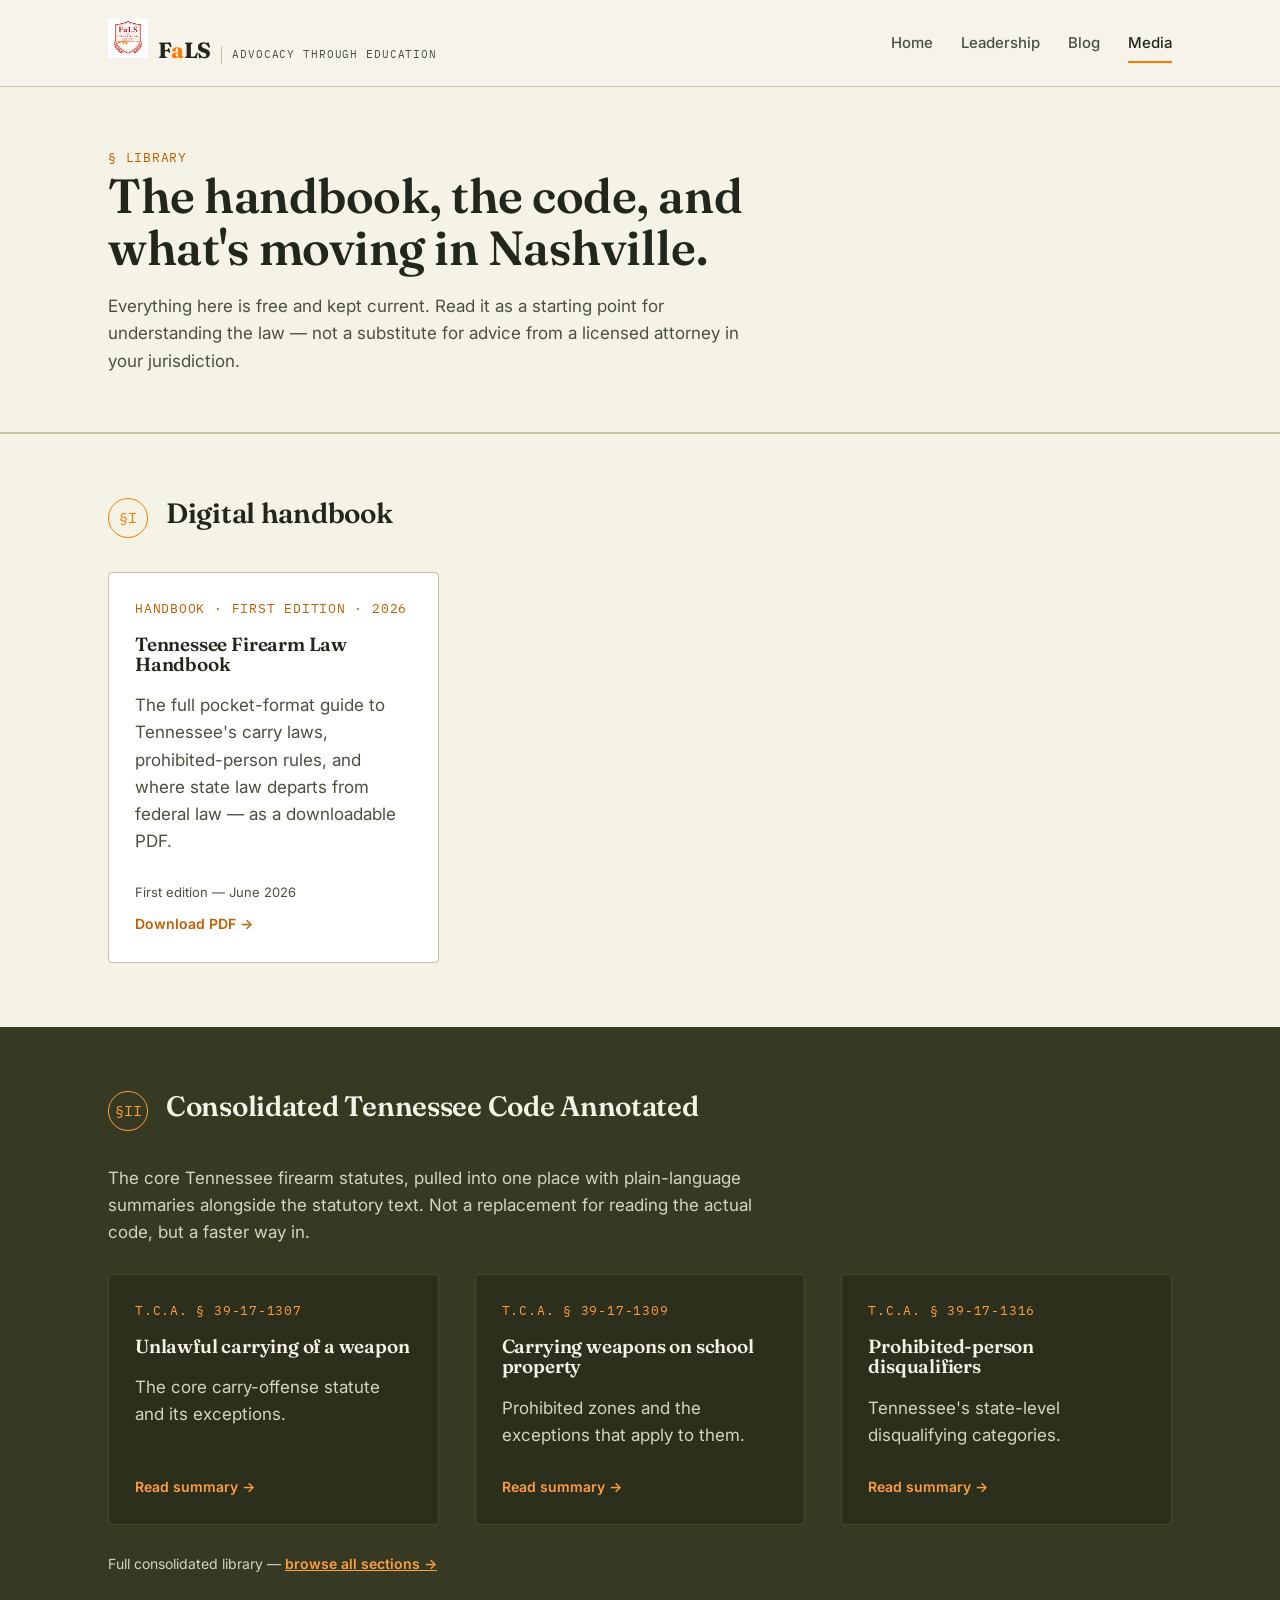
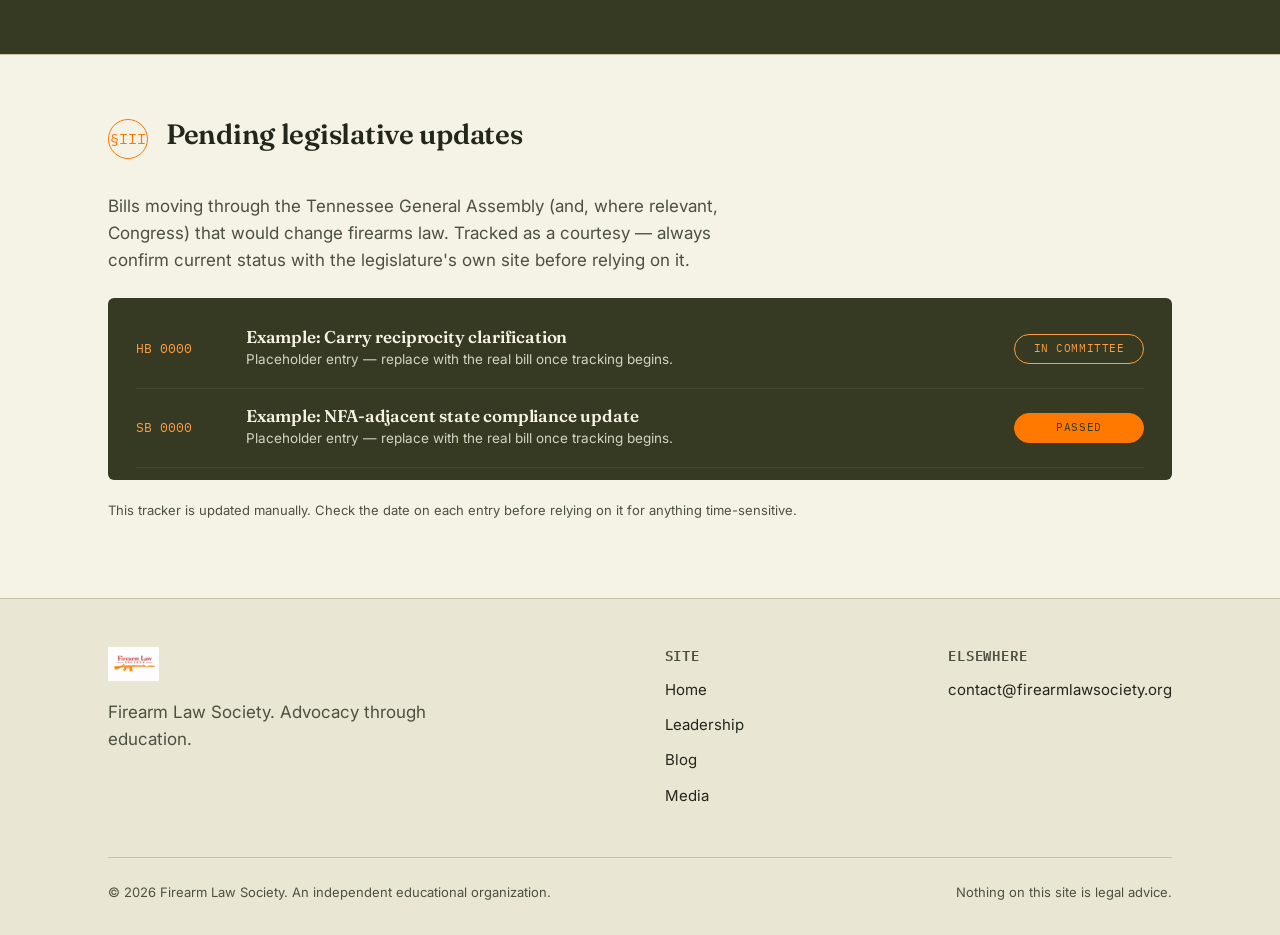
<file: media (3).html>
<!DOCTYPE html>
<html lang="en">
<head>
<meta charset="UTF-8">
<meta name="viewport" content="width=device-width, initial-scale=1.0">
<title>Media — Firearm Law Society</title>
<link rel="stylesheet" href="styles.css">
</head>
<body>

<header class="site">
  <div class="nav">
    <a class="wordmark" href="index.html">
      <img src="fals-crest.png" class="logo-mark" alt="FaLS crest logo">
      <span class="fals">F<em>a</em>LS</span>
      <span class="tag">Advocacy through Education</span>
    </a>
    <button class="navtoggle" aria-label="Toggle menu">☰</button>
    <nav class="links">
      <a href="index.html">Home</a>
      <a href="leadership.html">Leadership</a>
      <a href="blog.html">Blog</a>
      <a href="media.html" class="active">Media</a>
    </nav>
  </div>
</header>

<section class="pagehero">
  <div class="wrap">
    <span class="mark">§ Library</span>
    <h1>The handbook, the code, and what's moving in Nashville.</h1>
    <p class="lede">Everything here is free and kept current. Read it as a starting point for understanding the law — not a substitute for advice from a licensed attorney in your jurisdiction.</p>
  </div>
</section>

<section class="statute">
  <div class="wrap">
    <div class="statute-head">
      <span class="num">§I</span>
      <h2>Digital handbook</h2>
    </div>
    <div class="grid3">
      <div class="card reveal">
        <span class="mark">Handbook · First Edition · 2026</span>
        <h3>Tennessee Firearm Law Handbook</h3>
        <p>The full pocket-format guide to Tennessee's carry laws, prohibited-person rules, and where state law departs from federal law — as a downloadable PDF.</p>
        <span class="meta">First edition — June 2026</span>
        <a class="dl" href="tennessee-firearm-law-handbook-2026.pdf" target="_blank">Download PDF →</a>
      </div>
    </div>
  </div>
</section>

<section class="statute dark">
  <div class="wrap">
    <div class="statute-head">
      <span class="num">§II</span>
      <h2>Consolidated Tennessee Code Annotated</h2>
    </div>
    <p style="max-width:60ch; margin-bottom:28px; color:#D3D5C4;">The core Tennessee firearm statutes, pulled into one place with plain-language summaries alongside the statutory text. Not a replacement for reading the actual code, but a faster way in.</p>
    <div class="grid3">
      <div class="card reveal" style="background:var(--dark-panel); border-color:var(--dark-rule);">
        <span class="mark" style="color:var(--brass-lift);">T.C.A. § 39-17-1307</span>
        <h3 style="color:var(--paper);">Unlawful carrying of a weapon</h3>
        <p style="color:#D3D5C4;">The core carry-offense statute and its exceptions.</p>
        <a class="dl" style="color:var(--brass-lift);" href="#">Read summary →</a>
      </div>
      <div class="card reveal" style="background:var(--dark-panel); border-color:var(--dark-rule);">
        <span class="mark" style="color:var(--brass-lift);">T.C.A. § 39-17-1309</span>
        <h3 style="color:var(--paper);">Carrying weapons on school property</h3>
        <p style="color:#D3D5C4;">Prohibited zones and the exceptions that apply to them.</p>
        <a class="dl" style="color:var(--brass-lift);" href="#">Read summary →</a>
      </div>
      <div class="card reveal" style="background:var(--dark-panel); border-color:var(--dark-rule);">
        <span class="mark" style="color:var(--brass-lift);">T.C.A. § 39-17-1316</span>
        <h3 style="color:var(--paper);">Prohibited-person disqualifiers</h3>
        <p style="color:#D3D5C4;">Tennessee's state-level disqualifying categories.</p>
        <a class="dl" style="color:var(--brass-lift);" href="#">Read summary →</a>
      </div>
    </div>
    <p style="margin-top:28px; font-size:14px; color:#D3D5C4;">Full consolidated library — <a href="#" style="color:var(--brass-lift); font-weight:600;">browse all sections →</a></p>
  </div>
</section>

<section class="statute">
  <div class="wrap">
    <div class="statute-head">
      <span class="num">§III</span>
      <h2>Pending legislative updates</h2>
    </div>
    <p style="max-width:60ch; margin-bottom:12px;">Bills moving through the Tennessee General Assembly (and, where relevant, Congress) that would change firearms law. Tracked as a courtesy — always confirm current status with the legislature's own site before relying on it.</p>
    <div style="background:var(--dark-bg); border-radius:6px; padding:12px 28px; margin-top:24px;">
      <div class="tracker-row">
        <span class="bill">HB 0000</span>
        <div>
          <h4>Example: Carry reciprocity clarification</h4>
          <p>Placeholder entry — replace with the real bill once tracking begins.</p>
        </div>
        <span class="status-pill">In committee</span>
      </div>
      <div class="tracker-row">
        <span class="bill">SB 0000</span>
        <div>
          <h4>Example: NFA-adjacent state compliance update</h4>
          <p>Placeholder entry — replace with the real bill once tracking begins.</p>
        </div>
        <span class="status-pill passed">Passed</span>
      </div>
    </div>
    <p style="margin-top:20px; font-size:13px; color:var(--ink-soft);">This tracker is updated manually. Check the date on each entry before relying on it for anything time-sensitive.</p>
  </div>
</section>

<footer class="site">
  <div class="wrap">
    <div class="foot-grid">
      <div>
        <img src="fals-wordmark.png" alt="Firearm Law Society" style="height:34px; width:auto;">
        <p style="margin-top:10px; max-width:32ch;">Firearm Law Society. Advocacy through education.</p>
      </div>
      <div>
        <h4>Site</h4>
        <ul>
          <li><a href="index.html">Home</a></li>
          <li><a href="leadership.html">Leadership</a></li>
          <li><a href="blog.html">Blog</a></li>
          <li><a href="media.html">Media</a></li>
        </ul>
      </div>
      <div>
        <h4>Elsewhere</h4>
        <ul>
          <li><a href="mailto:contact@firearmlawsociety.org">contact@firearmlawsociety.org</a></li>
        </ul>
      </div>
    </div>
    <div class="foot-bottom">
      <span>© 2026 Firearm Law Society. An independent educational organization.</span>
      <span>Nothing on this site is legal advice.</span>
    </div>
  </div>
</footer>

<script src="script.js"></script>
</body>
</html>
</file>
<file: styles.css>
/* ==========================================================================
   FIREARM LAW SOCIETY — design system
   Palette: ink navy / brass / paper. Type: Fraunces (display) + Inter (body)
   + IBM Plex Mono (statute/citation marks). Signature device: § section
   numbering used as real structural markers, echoing statutory drafting.
   ========================================================================== */

@import url('https://fonts.googleapis.com/css2?family=Fraunces:ital,opsz,wght@0,9..144,300;0,9..144,500;0,9..144,600;0,9..144,700;1,9..144,500&family=Inter:wght@400;500;600&family=IBM+Plex+Mono:wght@400;500&display=swap');

:root{
  --ink:        #23261A;
  --ink-soft:   #4B5041;
  --paper:      #F5F2E6;
  --paper-dim:  #EAE6D4;
  --rule:       #C6C2A4;
  --brass:      #FF7900;
  --brass-deep: #C25E00;
  --brass-lift: #FF9E40;
  --dark-bg:    #363A22;
  --dark-panel: #2C2F1C;
  --dark-rule:  #454A2E;
  --red:        #7A2E2E;
  --max: 1120px;
  --coyote:      #81613C;
  --coyote-lift: #A9835B;
}

*{ box-sizing: border-box; }
html{ scroll-behavior: smooth; }
body{
  margin:0;
  background: var(--paper);
  color: var(--ink);
  font-family: 'Inter', system-ui, sans-serif;
  font-size: 17px;
  line-height: 1.6;
  -webkit-font-smoothing: antialiased;
}
h1,h2,h3,h4{
  font-family: 'Fraunces', Georgia, serif;
  font-weight: 600;
  line-height: 1.08;
  margin: 0 0 .4em;
  letter-spacing: -0.01em;
}
p{ margin: 0 0 1em; color: var(--ink-soft); }
a{ color: inherit; }
.wrap{ max-width: var(--max); margin: 0 auto; padding: 0 28px; }

/* ---------- utility / mono ---------- */
.mark{
  font-family: 'IBM Plex Mono', monospace;
  font-size: 13px;
  letter-spacing: .06em;
  text-transform: uppercase;
  color: var(--brass-deep);
}

/* ---------- header ---------- */
header.site{
  position: sticky; top:0; z-index: 50;
  background: rgba(246,243,236,0.92);
  backdrop-filter: blur(6px);
  border-bottom: 1px solid var(--rule);
}
.nav{
  display:flex; align-items:center; justify-content:space-between;
  padding: 18px 28px;
  max-width: var(--max); margin:0 auto;
}
.wordmark{
  display:flex; align-items:baseline; gap:10px;
  text-decoration:none; color:var(--ink);
}
.wordmark .fals{
  font-family:'Fraunces', serif; font-weight:700; font-size:22px;
  letter-spacing: -0.01em;
}
.fals em, .wordmark .fals em{
  font-style:normal; color: var(--brass);
}
.wordmark .tag{
  font-family:'IBM Plex Mono', monospace; font-size:11px;
  color: var(--ink-soft); text-transform:uppercase; letter-spacing:.08em;
  border-left:1px solid var(--rule); padding-left:10px;
  display:none;
}
@media(min-width:640px){ .wordmark .tag{ display:inline; } }

nav.links{ display:flex; gap:28px; align-items:center; }
nav.links a{
  text-decoration:none; font-size:15px; font-weight:500; color: var(--ink-soft);
  position:relative; padding: 4px 0;
}
nav.links a.active{ color: var(--ink); }
nav.links a.active::after{
  content:""; position:absolute; left:0; right:0; bottom:-4px; height:2px;
  background: var(--brass);
}
nav.links a:hover{ color: var(--ink); }
.navtoggle{ display:none; background:none; border:none; cursor:pointer; }
@media(max-width: 720px){
  nav.links{
    position:fixed; inset: 62px 0 auto 0; background: var(--paper);
    flex-direction:column; align-items:flex-start; gap:0;
    border-bottom:1px solid var(--rule);
    transform: translateY(-8px); opacity:0; pointer-events:none;
    transition: all .18s ease;
  }
  nav.links.open{ transform:translateY(0); opacity:1; pointer-events:auto; }
  nav.links a{ width:100%; padding:16px 28px; border-bottom:1px solid var(--paper-dim); }
  .navtoggle{ display:block; }
}

/* ---------- hero ---------- */
.hero{ padding: 88px 0 70px; }
.hero .mark{ display:block; margin-bottom:18px; }
.hero h1{
  font-size: clamp(2.4rem, 6vw, 4.4rem);
  max-width: 15ch;
}
.hero h1 .thin{ font-weight:300; font-style:italic; color: var(--ink-soft); }
.hero .lede{
  font-size: 19px; max-width: 54ch; margin-top:22px;
}
.hero .actions{ display:flex; gap:16px; margin-top:32px; flex-wrap:wrap; }

.btn{
  display:inline-flex; align-items:center; gap:8px;
  padding: 13px 22px; border-radius: 3px; text-decoration:none;
  font-weight:500; font-size:15px; border:1px solid transparent;
  transition: all .15s ease;
}
.btn.primary{ background: var(--ink); color: var(--paper); }
.btn.primary:hover{ background: var(--brass-deep); }
.btn.ghost{ border-color: var(--ink-soft); color: var(--ink); }
.btn.ghost:hover{ border-color: var(--ink); background: var(--paper-dim); }

/* ---------- statute-style section blocks ---------- */
.statute{
  border-top: 1px solid var(--rule);
  padding: 64px 0;
}
.statute.dark{
  background: var(--dark-bg); color: var(--paper); border-top:none;
}
.statute.dark p{ color: #D3D5C4; }
.statute.dark h2{ color: var(--paper); }
.statute-head{
  display:flex; align-items:baseline; gap:18px; margin-bottom: 34px;
}
.statute-head .num{
  font-family:'IBM Plex Mono', monospace; font-size:15px; color: var(--brass);
  border: 1px solid var(--brass); border-radius: 50%;
  width:40px; height:40px; flex:none;
  display:flex; align-items:center; justify-content:center;
}
.statute.dark .statute-head .num{ color: var(--brass-lift); border-color: var(--brass-lift); }
.statute-head h2{ font-size: 28px; margin:0; }

.grid3{ display:grid; grid-template-columns: repeat(3,1fr); gap:36px; }
.grid2{ display:grid; grid-template-columns: 1fr 1fr; gap:48px; }
@media(max-width:820px){ .grid3{ grid-template-columns:1fr; } .grid2{ grid-template-columns:1fr; } }

.article{
  border-left: 2px solid var(--rule); padding-left: 20px;
}
.article .roman{
  font-family:'IBM Plex Mono', monospace; font-size:13px; color: var(--brass-deep);
  display:block; margin-bottom:10px;
}
.statute.dark .article{ border-left-color: var(--dark-rule); }
.statute.dark .article .roman{ color: var(--brass-lift); }
.article h3{ font-size:19px; margin-bottom:8px; }
.statute.dark .article h3{ color: var(--paper); }
.article p{ color: var(--coyote); font-size:15px; line-height:1.55; }
.statute.dark .article p{ color: var(--coyote-lift); }

.mission-statement{
  margin-top: 48px; padding-top: 40px; border-top: 1px solid var(--rule);
  text-align:center;
}
.statute.dark .mission-statement{ border-top-color: var(--dark-rule); }
.mission-statement .mark{ display:block; margin-bottom:14px; }
.mission-statement p{
  font-family:'Fraunces', serif; font-style:italic; font-weight:500;
  font-size: clamp(1.2rem, 2.4vw, 1.6rem); color: var(--ink);
  max-width: 42ch; margin: 0 auto; line-height:1.4;
}
.statute.dark .mission-statement p{ color: var(--paper); }

.logo-mark{
  height: 40px; width: 40px; object-fit: contain;
}
.logo-slot{
  height:40px; width:40px; border:1px dashed var(--rule); border-radius:4px;
  display:flex; align-items:center; justify-content:center;
  font-family:'IBM Plex Mono', monospace; font-size:9px; color: var(--ink-soft);
  text-align:center; line-height:1.2; flex:none;
}

/* ---------- cards ---------- */
.card{
  background:#fff; border:1px solid var(--rule); border-radius:4px;
  padding: 26px; display:flex; flex-direction:column; gap:10px;
}
.card .mark{ margin-bottom:4px; }
.card h3{ font-size:19px; }
.card .meta{ font-size:13px; color:var(--ink-soft); }
.card a.dl{
  margin-top:auto; font-weight:600; font-size:14px; color: var(--brass-deep);
  text-decoration:none;
}
.card a.dl:hover{ text-decoration:underline; }

/* ---------- founder block ---------- */
.founder{
  display:grid; grid-template-columns: 220px 1fr; gap: 40px; align-items:start;
}
@media(max-width:720px){ .founder{ grid-template-columns:1fr; } }
.founder .frame{
  width:100%; aspect-ratio: 4/5; background: var(--paper-dim);
  border:1px solid var(--rule); display:flex; align-items:center; justify-content:center;
  color: var(--ink-soft); font-family:'IBM Plex Mono', monospace; font-size:13px; text-align:center;
}

/* ---------- footer ---------- */
footer.site{
  border-top:1px solid var(--rule); background: var(--paper-dim);
  padding: 48px 0 32px;
}
.foot-grid{ display:flex; justify-content:space-between; flex-wrap:wrap; gap:32px; }
.foot-grid h4{ font-size:14px; font-family:'IBM Plex Mono', monospace; text-transform:uppercase; letter-spacing:.06em; color:var(--ink-soft); margin-bottom:14px; }
.foot-grid ul{ list-style:none; margin:0; padding:0; }
.foot-grid li{ margin-bottom:8px; }
.foot-grid a{ text-decoration:none; color: var(--ink); font-size:15px; }
.foot-grid a:hover{ color: var(--brass-deep); }
.foot-bottom{
  margin-top:40px; padding-top:24px; border-top:1px solid var(--rule);
  display:flex; justify-content:space-between; flex-wrap:wrap; gap:12px;
  font-size:13px; color:var(--ink-soft);
}

/* ---------- page hero (secondary pages) ---------- */
.pagehero{ padding: 56px 0 40px; border-bottom:1px solid var(--rule); }
.pagehero .mark{ margin-bottom:14px; }
.pagehero h1{ font-size: clamp(2rem, 4.5vw, 3rem); max-width:22ch; }
.pagehero .lede{ max-width:60ch; font-size:17px; margin-top:14px; }

/* ---------- reveal on scroll ---------- */
.reveal{ opacity:0; transform: translateY(14px); transition: all .5s ease; }
.reveal.in{ opacity:1; transform:none; }
@media (prefers-reduced-motion: reduce){
  .reveal{ opacity:1; transform:none; transition:none; }
  html{ scroll-behavior:auto; }
}

/* ---------- misc ---------- */
.divider-rifling{
  height: 3px; width: 100%; margin: 0 auto;
  background: repeating-linear-gradient(90deg, var(--brass) 0 2px, transparent 2px 14px);
  opacity:.55;
}
/* ---------- blog ---------- */
.postlist{ display:flex; flex-direction:column; gap:0; }
.postrow{
  display:grid; grid-template-columns: 120px 1fr auto; gap:24px; align-items:baseline;
  padding: 26px 0; border-bottom: 1px solid var(--rule);
}
@media(max-width:640px){ .postrow{ grid-template-columns: 1fr; gap:6px; } }
.postrow .date{ font-family:'IBM Plex Mono', monospace; font-size:13px; color: var(--ink-soft); }
.postrow h3{ font-size:19px; margin:0; }
.postrow p{ margin: 4px 0 0; font-size:14px; }
.postrow a.readmore{ font-size:14px; font-weight:600; color: var(--brass-deep); text-decoration:none; white-space:nowrap; }
.postrow a.readmore:hover{ text-decoration:underline; }
.post-body{ max-width: 68ch; }
.post-body h2{ font-size:22px; margin-top:1.6em; }
.post-body p{ font-size:16.5px; }
.post-meta{ display:flex; gap:16px; align-items:center; margin-bottom:28px; flex-wrap:wrap; }

/* ---------- legislative tracker ---------- */
.tracker-row{
  display:grid; grid-template-columns: 90px 1fr 130px; gap:20px; align-items:center;
  padding:18px 0; border-bottom:1px solid var(--dark-rule);
}
@media(max-width:640px){ .tracker-row{ grid-template-columns:1fr; gap:6px; } }
.tracker-row .bill{ font-family:'IBM Plex Mono', monospace; font-size:13px; color: var(--brass-lift); }
.tracker-row h4{ font-family:'Fraunces', serif; font-size:17px; margin:0; color: var(--paper); font-weight:600; }
.tracker-row p{ margin:2px 0 0; font-size:13.5px; color:#D3D5C4; }
.status-pill{
  font-family:'IBM Plex Mono', monospace; font-size:11px; text-transform:uppercase; letter-spacing:.05em;
  padding: 5px 10px; border-radius: 20px; text-align:center; white-space:nowrap;
  border:1px solid var(--brass-lift); color: var(--brass-lift);
}
.status-pill.passed{ background: var(--brass); color: var(--dark-bg); border-color: var(--brass); }

:focus-visible{ outline: 2px solid var(--brass); outline-offset:2px; }
</file>
